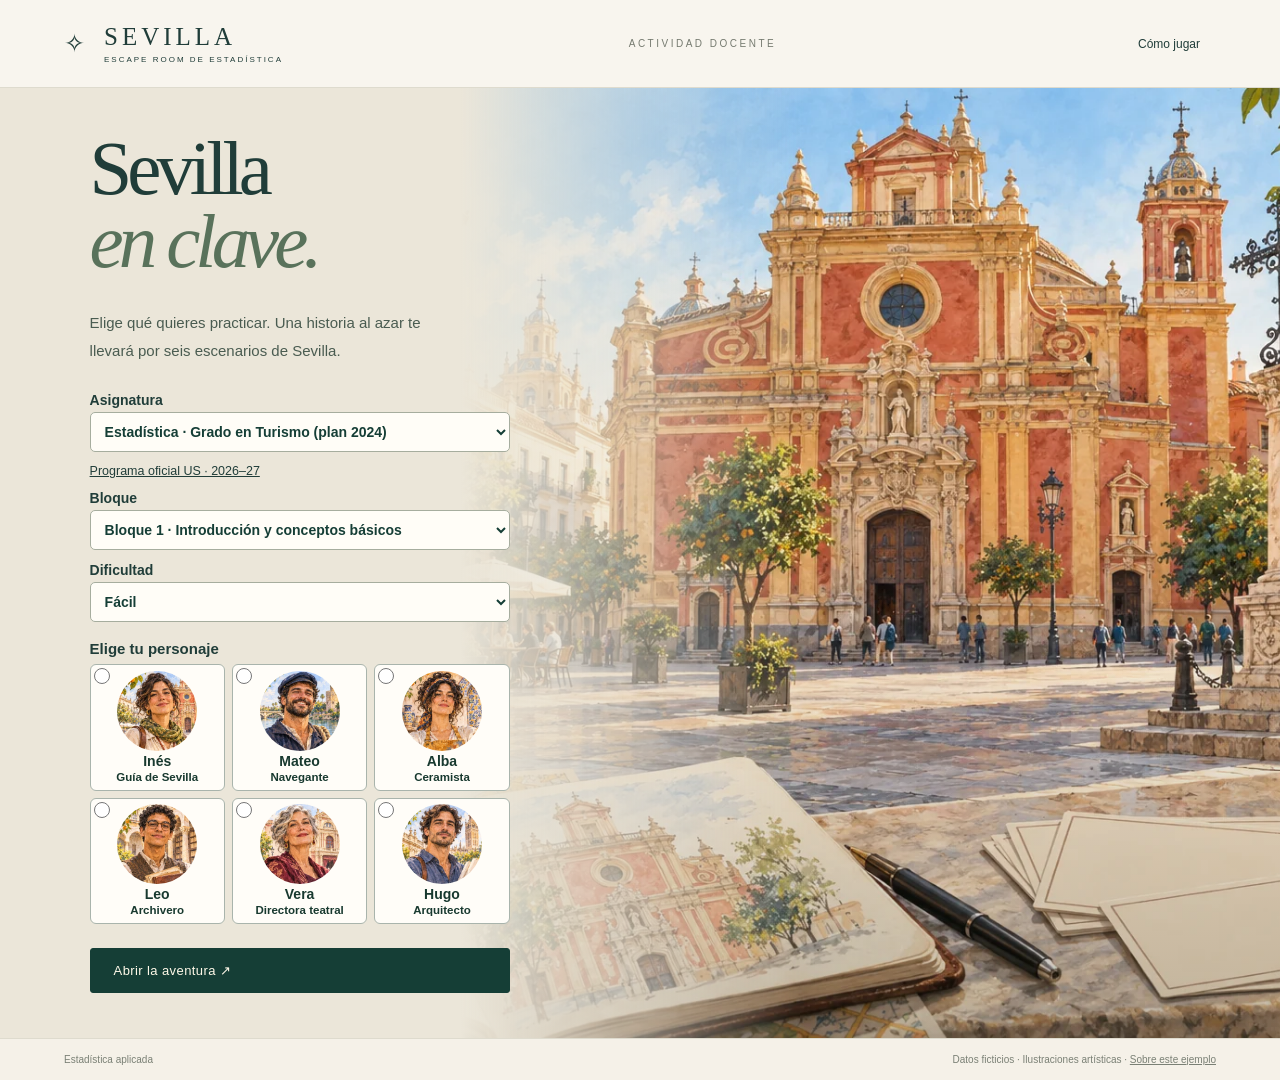
<file: index.html>
<!doctype html>
<html lang="es">
<head><style>.consentimiento-final{margin:2rem auto 0;padding:1.25rem;text-align:left;max-width:42rem;border-top:1px solid #aebbb5}.consentimiento-final h2{font:600 1.4rem/1.3 system-ui}.consentimiento-final button{font:inherit;padding:.55rem .85rem;margin:.3rem .5rem .3rem 0;cursor:pointer}.consentimiento-final summary{cursor:pointer}</style><script defer src="data/estudio.js"></script><script defer src="assets/estudio.js?v=4"></script>
  <meta charset="utf-8">
  <meta name="viewport" content="width=device-width,initial-scale=1">
  <meta name="description" content="Un escape room de estadística por Sevilla. Seis monumentos, dieciocho hallazgos y un cuaderno por recuperar. Ejemplo docente gratuito.">
  <meta name="theme-color" content="#153e36">
  <title>Escape room de estadística · Sevilla</title>
  <link rel="icon" href="data:image/svg+xml,%3Csvg xmlns='http://www.w3.org/2000/svg' viewBox='0 0 64 64'%3E%3Crect width='64' height='64' rx='14' fill='%23153e36'/%3E%3Ctext x='32' y='46' text-anchor='middle' fill='%23f5f1e8' font-family='Georgia' font-size='44'%3ES%3C/text%3E%3C/svg%3E">
  <link rel="stylesheet" href="assets/style.css?v=web2">
  <link rel="stylesheet" href="assets/web.css?v=web2">
  <script src="data/original.js?v=web2" defer></script>
  <script src="data/asignaturas.js?v=planes1" defer></script>
  <script src="data/historias.js?v=web2" defer></script>
  <script src="assets/personajes.js" defer></script><script src="assets/banco.js" defer></script>
  <script src="assets/codigo.js?v=6" defer></script>
  <script src="assets/app.js?v=web8" defer></script>
<link rel="stylesheet" href="assets/personajes.css"></head>
<body>
<a class="skip-link" href="#screen">Saltar al juego</a>
<div class="app-shell">
  <header class="topbar">
    <div class="brand"><span aria-hidden="true">✧</span><span>SEVILLA<small>ESCAPE ROOM DE ESTADÍSTICA</small></span></div>
    <span class="top-label">ACTIVIDAD DOCENTE</span>
    <button class="quiet-button" data-action="help">Cómo jugar</button>
  </header>
  <div class="demo-banner" hidden></div>
  <div id="screen" tabindex="-1"></div>
  <noscript><p>Activa JavaScript en el navegador para abrir la aventura.</p></noscript>
  <footer class="app-footer"><span>Estadística aplicada</span><span>Datos ficticios · Ilustraciones artísticas · <button data-action="about">Sobre este ejemplo</button></span></footer>
</div>
<dialog id="dialog" aria-labelledby="dialog-title"></dialog>
</body>
</html>
</file>
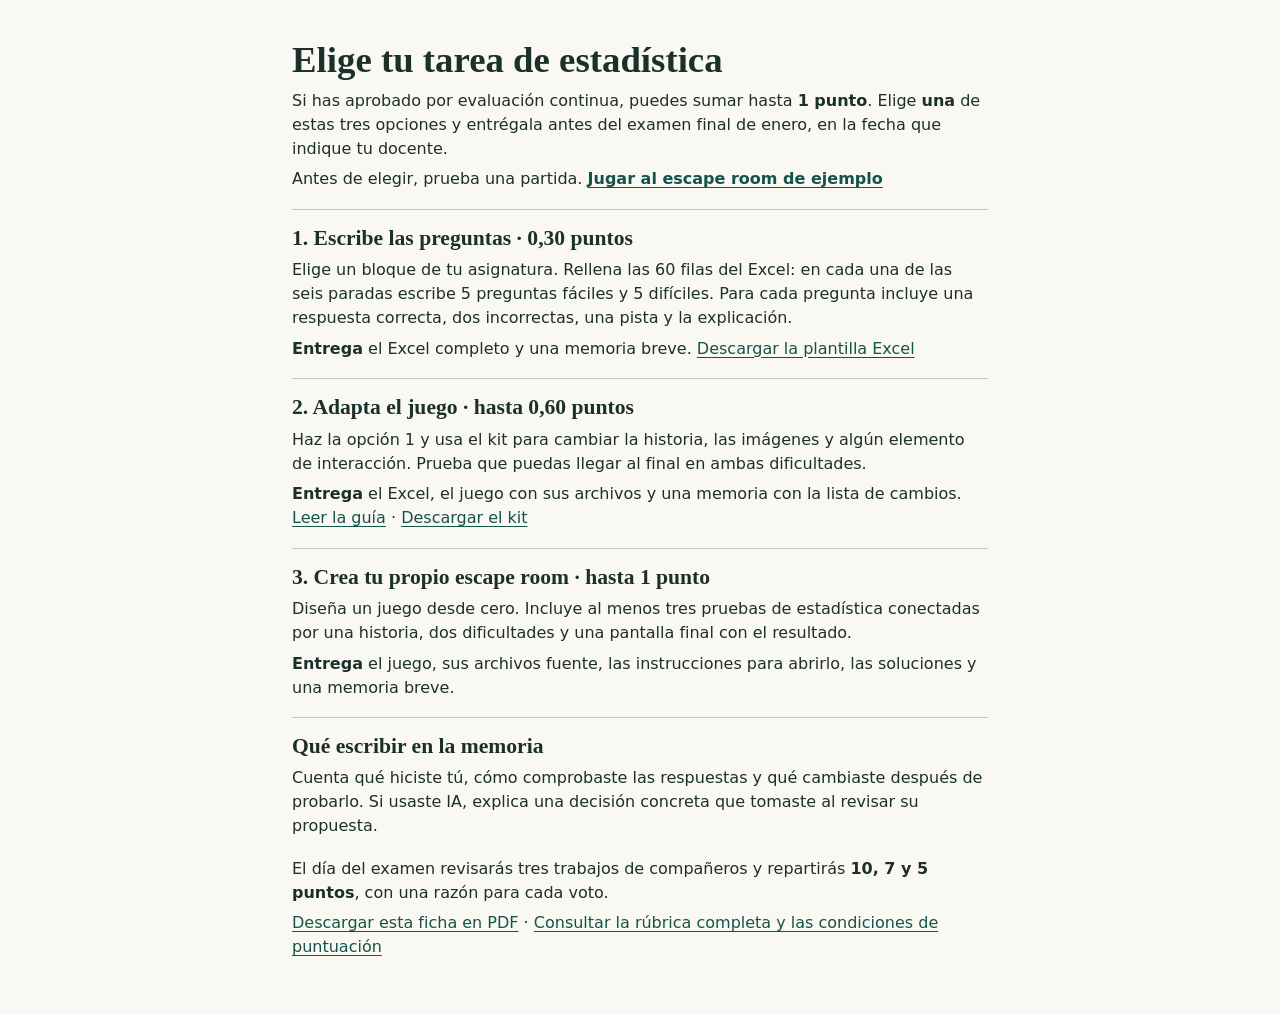
<file: alumnado/index.html>
<!doctype html>
<html lang="es"><head><meta charset="utf-8"><meta name="viewport" content="width=device-width,initial-scale=1">
<title>Elige tu tarea de estadística</title>
<style>
*{box-sizing:border-box}body{margin:0;background:#faf8f2;color:#1b302b;font:1rem/1.5 system-ui,sans-serif}main{max-width:46rem;margin:auto;padding:2rem 1.25rem 3rem}h1,h2{font-family:Georgia,serif;line-height:1.15}h1{font-size:2.3rem;margin:.2em 0}h2{font-size:1.35rem;margin:0 0 .35em}p{margin:.4em 0}section{border-top:1px solid #bdc8bd;margin-top:1.1rem;padding-top:1rem}a{color:#14534a;text-underline-offset:.18em}footer{margin-top:1.15rem}a:focus-visible{outline:3px solid #956322}@page{size:A4;margin:15mm}@media print{body{background:white;font-size:11pt}main{padding:0}section{break-inside:avoid}}
</style></head><body><main>
<h1>Elige tu tarea de estadística</h1>
<p>Si has aprobado por evaluación continua, puedes sumar hasta <strong>1 punto</strong>. Elige <strong>una</strong> de estas tres opciones y entrégala antes del examen final de enero, en la fecha que indique tu docente.</p>
<p>Antes de elegir, prueba una partida. <strong><a href="https://teoriadejuego.github.io/escaperoom/">Jugar al escape room de ejemplo</a></strong></p>
<section><h2>1. Escribe las preguntas · 0,30 puntos</h2>
<p>Elige un bloque de tu asignatura. Rellena las 60 filas del Excel: en cada una de las seis paradas escribe 5 preguntas fáciles y 5 difíciles. Para cada pregunta incluye una respuesta correcta, dos incorrectas, una pista y la explicación.</p>
<p><strong>Entrega</strong> el Excel completo y una memoria breve. <a href="banco/Plantilla.xlsx">Descargar la plantilla Excel</a></p></section>
<section><h2>2. Adapta el juego · hasta 0,60 puntos</h2>
<p>Haz la opción 1 y usa el kit para cambiar la historia, las imágenes y algún elemento de interacción. Prueba que puedas llegar al final en ambas dificultades.</p>
<p><strong>Entrega</strong> el Excel, el juego con sus archivos y una memoria con la lista de cambios. <a href="historia/Guia.docx">Leer la guía</a> · <a href="historia/Kit.zip">Descargar el kit</a></p></section>
<section><h2>3. Crea tu propio escape room · hasta 1 punto</h2>
<p>Diseña un juego desde cero. Incluye al menos tres pruebas de estadística conectadas por una historia, dos dificultades y una pantalla final con el resultado.</p>
<p><strong>Entrega</strong> el juego, sus archivos fuente, las instrucciones para abrirlo, las soluciones y una memoria breve.</p></section>
<section><h2>Qué escribir en la memoria</h2>
<p>Cuenta qué hiciste tú, cómo comprobaste las respuestas y qué cambiaste después de probarlo. Si usaste IA, explica una decisión concreta que tomaste al revisar su propuesta.</p></section>
<footer><p>El día del examen revisarás tres trabajos de compañeros y repartirás <strong>10, 7 y 5 puntos</strong>, con una razón para cada voto.</p>
<p><a href="ficha.pdf">Descargar esta ficha en PDF</a> · <a href="rubrica.html">Consultar la rúbrica completa y las condiciones de puntuación</a></p></footer>
</main></body></html>
</file>
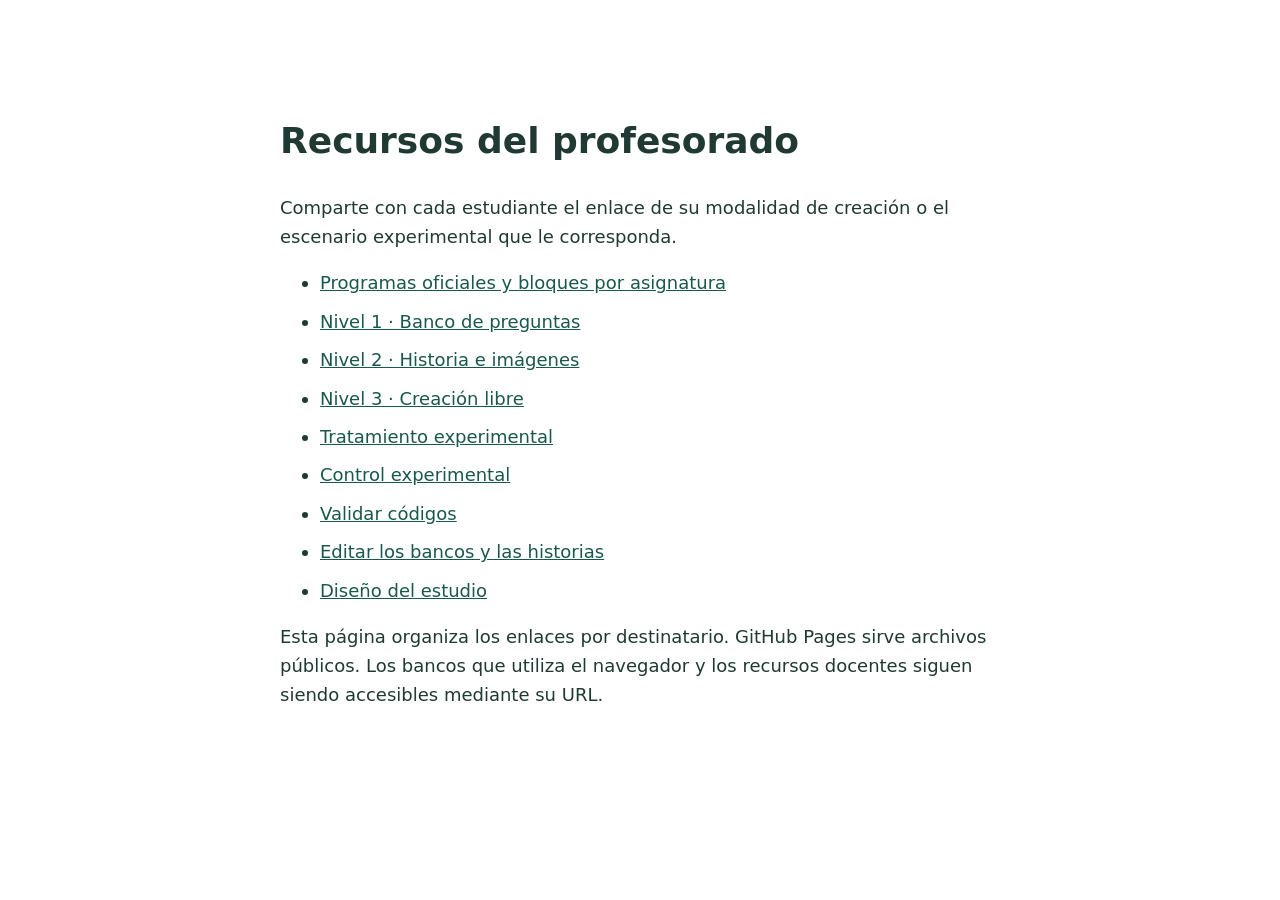
<file: profesorado/index.html>
<!doctype html><html lang="es"><meta charset="utf-8"><meta name="robots" content="noindex"><meta name="viewport" content="width=device-width,initial-scale=1"><title>Recursos del profesorado</title><style>body{max-width:45rem;margin:8vh auto;padding:1rem;font:18px/1.6 system-ui;color:#203a33}li{margin:.6rem 0}a{color:#19584c}</style><main><h1>Recursos del profesorado</h1><p>Comparte con cada estudiante el enlace de su modalidad de creación o el escenario experimental que le corresponda.</p><ul><li><a href="programas.html">Programas oficiales y bloques por asignatura</a></li><li><a href="../alumnado/banco/">Nivel 1 · Banco de preguntas</a></li><li><a href="../alumnado/historia/">Nivel 2 · Historia e imágenes</a></li><li><a href="../alumnado/libre/">Nivel 3 · Creación libre</a></li><li><a href="../index.html">Tratamiento experimental</a></li><li><a href="../control.html">Control experimental</a></li><li><a href="../validar.html">Validar códigos</a></li><li><a href="../editar.html">Editar los bancos y las historias</a></li><li><a href="../PROMPT_ESTUDIO_CONTROL.md">Diseño del estudio</a></li></ul><p>Esta página organiza los enlaces por destinatario. GitHub Pages sirve archivos públicos. Los bancos que utiliza el navegador y los recursos docentes siguen siendo accesibles mediante su URL.</p></main></html>
</file>
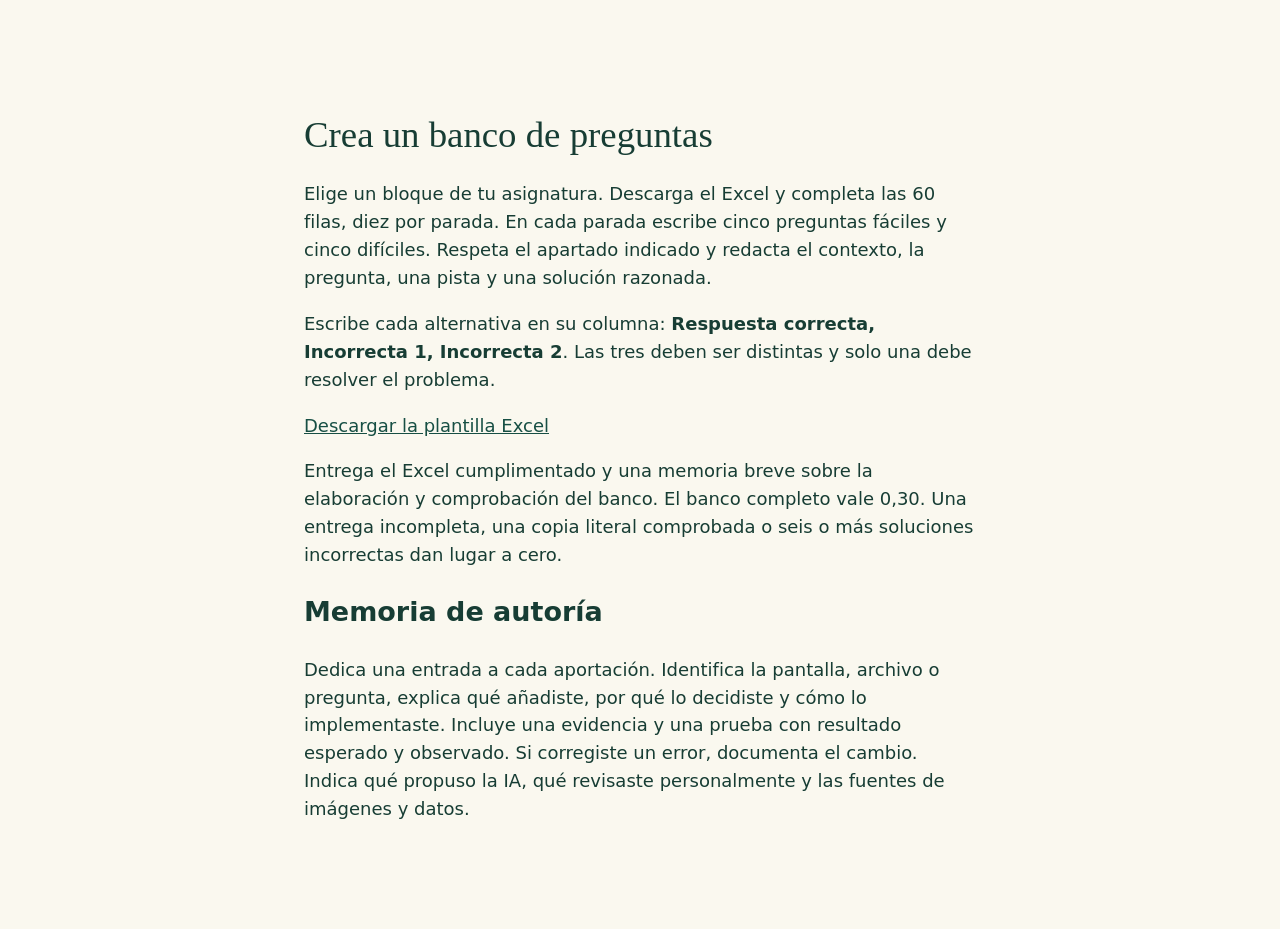
<file: alumnado/banco/index.html>
<!doctype html><html lang="es"><head><meta charset="utf-8"><meta name="viewport" content="width=device-width,initial-scale=1"><title>Crea un banco de preguntas</title><style>body{max-width:42rem;margin:8vh auto;padding:1rem;font:18px/1.55 system-ui;color:#173d34;background:#faf8ef}a{color:#174f44}h1{font:2.3rem Georgia}li{margin:.7rem 0}</style></head><body><main><h1>Crea un banco de preguntas</h1><p>Elige un bloque de tu asignatura. Descarga el Excel y completa las 60 filas, diez por parada. En cada parada escribe cinco preguntas fáciles y cinco difíciles. Respeta el apartado indicado y redacta el contexto, la pregunta, una pista y una solución razonada.</p><p>Escribe cada alternativa en su columna: <strong>Respuesta correcta, Incorrecta 1, Incorrecta 2</strong>. Las tres deben ser distintas y solo una debe resolver el problema.</p><p><a href="Plantilla.xlsx" download>Descargar la plantilla Excel</a></p><p>Entrega el Excel cumplimentado y una memoria breve sobre la elaboración y comprobación del banco. El banco completo vale 0,30. Una entrega incompleta, una copia literal comprobada o seis o más soluciones incorrectas dan lugar a cero.</p><h2>Memoria de autoría</h2><p>Dedica una entrada a cada aportación. Identifica la pantalla, archivo o pregunta, explica qué añadiste, por qué lo decidiste y cómo lo implementaste. Incluye una evidencia y una prueba con resultado esperado y observado. Si corregiste un error, documenta el cambio. Indica qué propuso la IA, qué revisaste personalmente y las fuentes de imágenes y datos.</p></main></body></html>
</file>
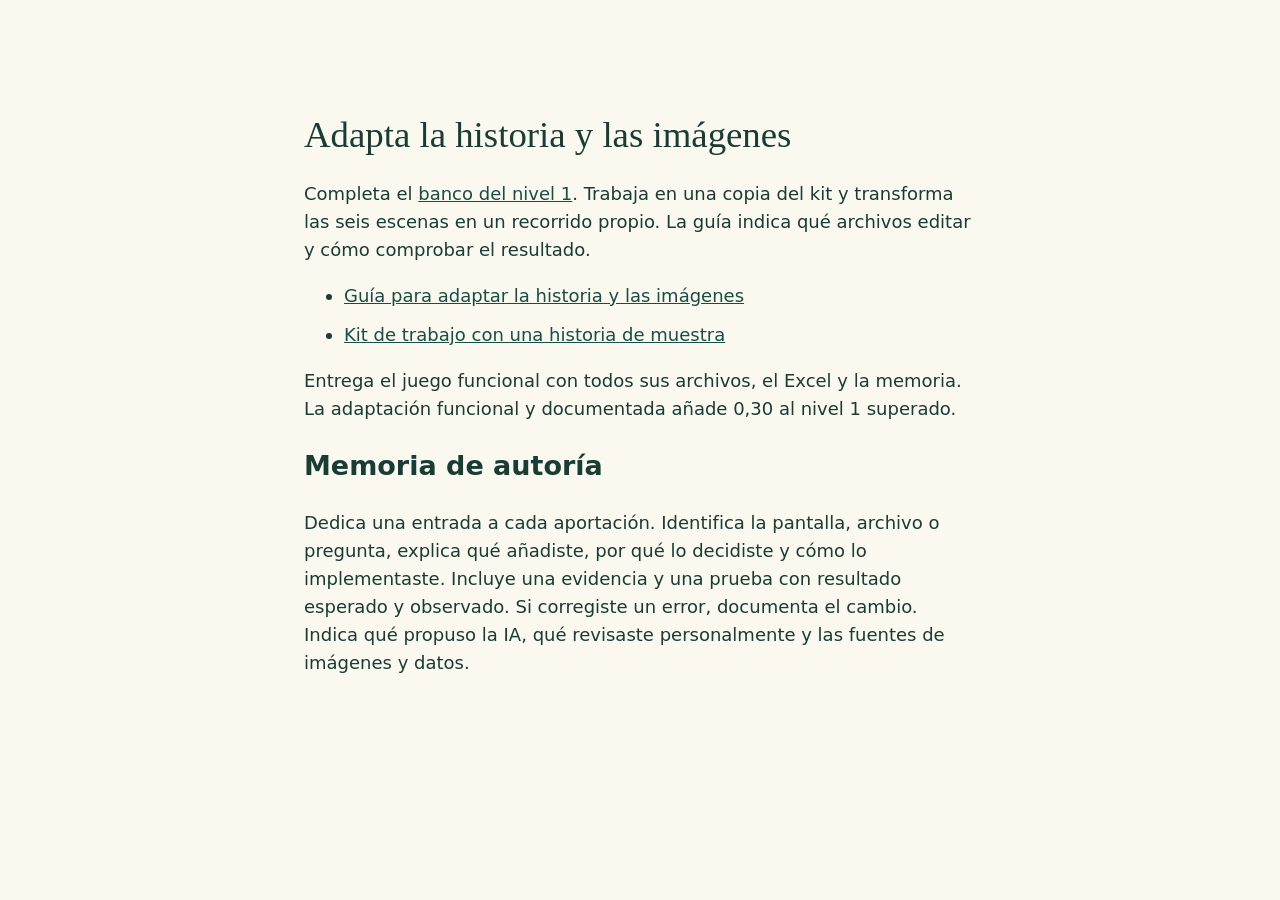
<file: alumnado/historia/index.html>
<!doctype html><html lang="es"><head><meta charset="utf-8"><meta name="viewport" content="width=device-width,initial-scale=1"><title>Adapta la historia y las imágenes</title><style>body{max-width:42rem;margin:8vh auto;padding:1rem;font:18px/1.55 system-ui;color:#173d34;background:#faf8ef}a{color:#174f44}h1{font:2.3rem Georgia}li{margin:.7rem 0}</style></head><body><main><h1>Adapta la historia y las imágenes</h1><p>Completa el <a href="../banco/">banco del nivel 1</a>. Trabaja en una copia del kit y transforma las seis escenas en un recorrido propio. La guía indica qué archivos editar y cómo comprobar el resultado.</p><ul><li><a href="Guia.docx" download>Guía para adaptar la historia y las imágenes</a></li><li><a href="Kit.zip" download>Kit de trabajo con una historia de muestra</a></li></ul><p>Entrega el juego funcional con todos sus archivos, el Excel y la memoria. La adaptación funcional y documentada añade 0,30 al nivel 1 superado.</p><h2>Memoria de autoría</h2><p>Dedica una entrada a cada aportación. Identifica la pantalla, archivo o pregunta, explica qué añadiste, por qué lo decidiste y cómo lo implementaste. Incluye una evidencia y una prueba con resultado esperado y observado. Si corregiste un error, documenta el cambio. Indica qué propuso la IA, qué revisaste personalmente y las fuentes de imágenes y datos.</p></main></body></html>
</file>
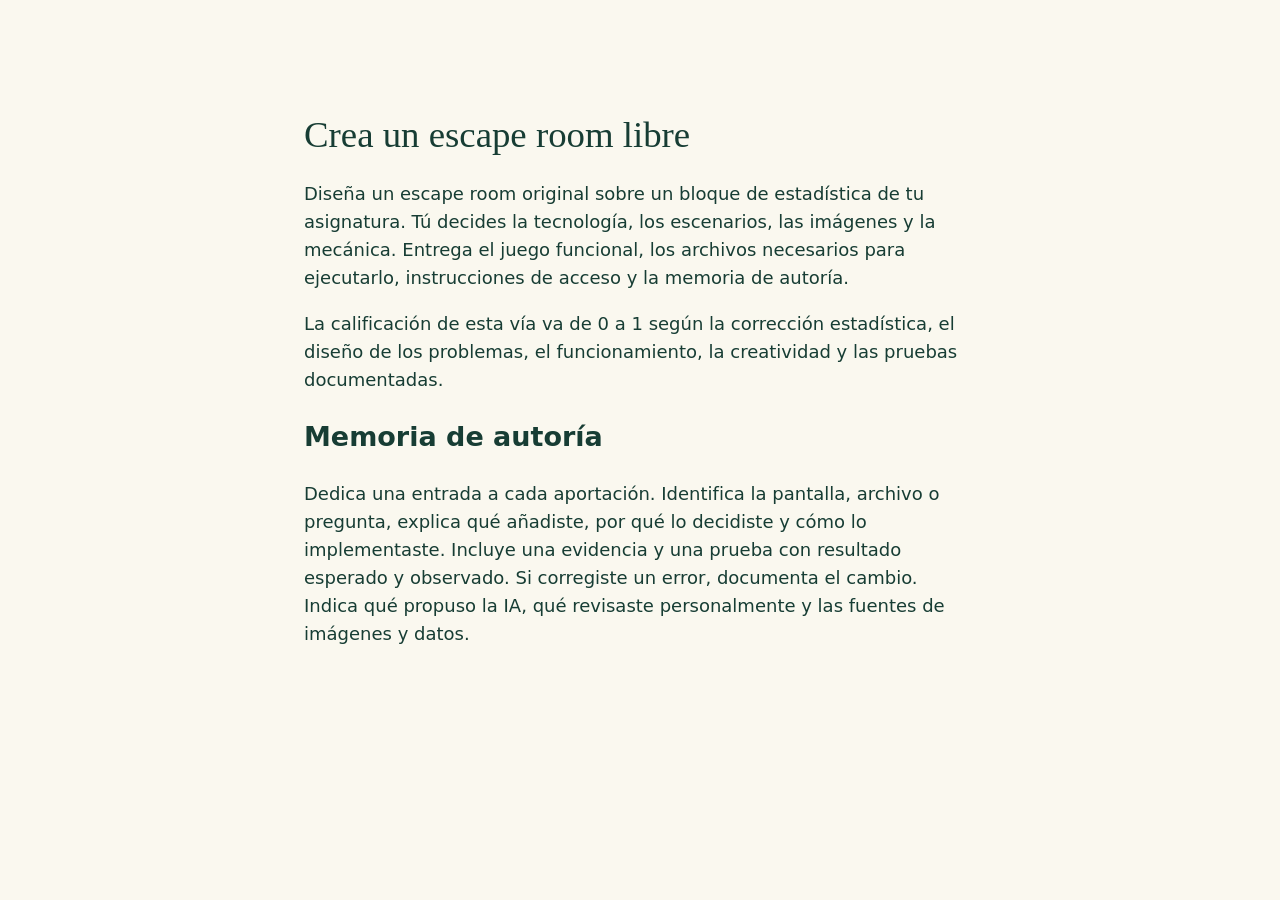
<file: alumnado/libre/index.html>
<!doctype html><html lang="es"><head><meta charset="utf-8"><meta name="viewport" content="width=device-width,initial-scale=1"><title>Crea un escape room libre</title><style>body{max-width:42rem;margin:8vh auto;padding:1rem;font:18px/1.55 system-ui;color:#173d34;background:#faf8ef}a{color:#174f44}h1{font:2.3rem Georgia}li{margin:.7rem 0}</style></head><body><main><h1>Crea un escape room libre</h1><p>Diseña un escape room original sobre un bloque de estadística de tu asignatura. Tú decides la tecnología, los escenarios, las imágenes y la mecánica. Entrega el juego funcional, los archivos necesarios para ejecutarlo, instrucciones de acceso y la memoria de autoría.</p><p>La calificación de esta vía va de 0 a 1 según la corrección estadística, el diseño de los problemas, el funcionamiento, la creatividad y las pruebas documentadas.</p><h2>Memoria de autoría</h2><p>Dedica una entrada a cada aportación. Identifica la pantalla, archivo o pregunta, explica qué añadiste, por qué lo decidiste y cómo lo implementaste. Incluye una evidencia y una prueba con resultado esperado y observado. Si corregiste un error, documenta el cambio. Indica qué propuso la IA, qué revisaste personalmente y las fuentes de imágenes y datos.</p></main></body></html>
</file>
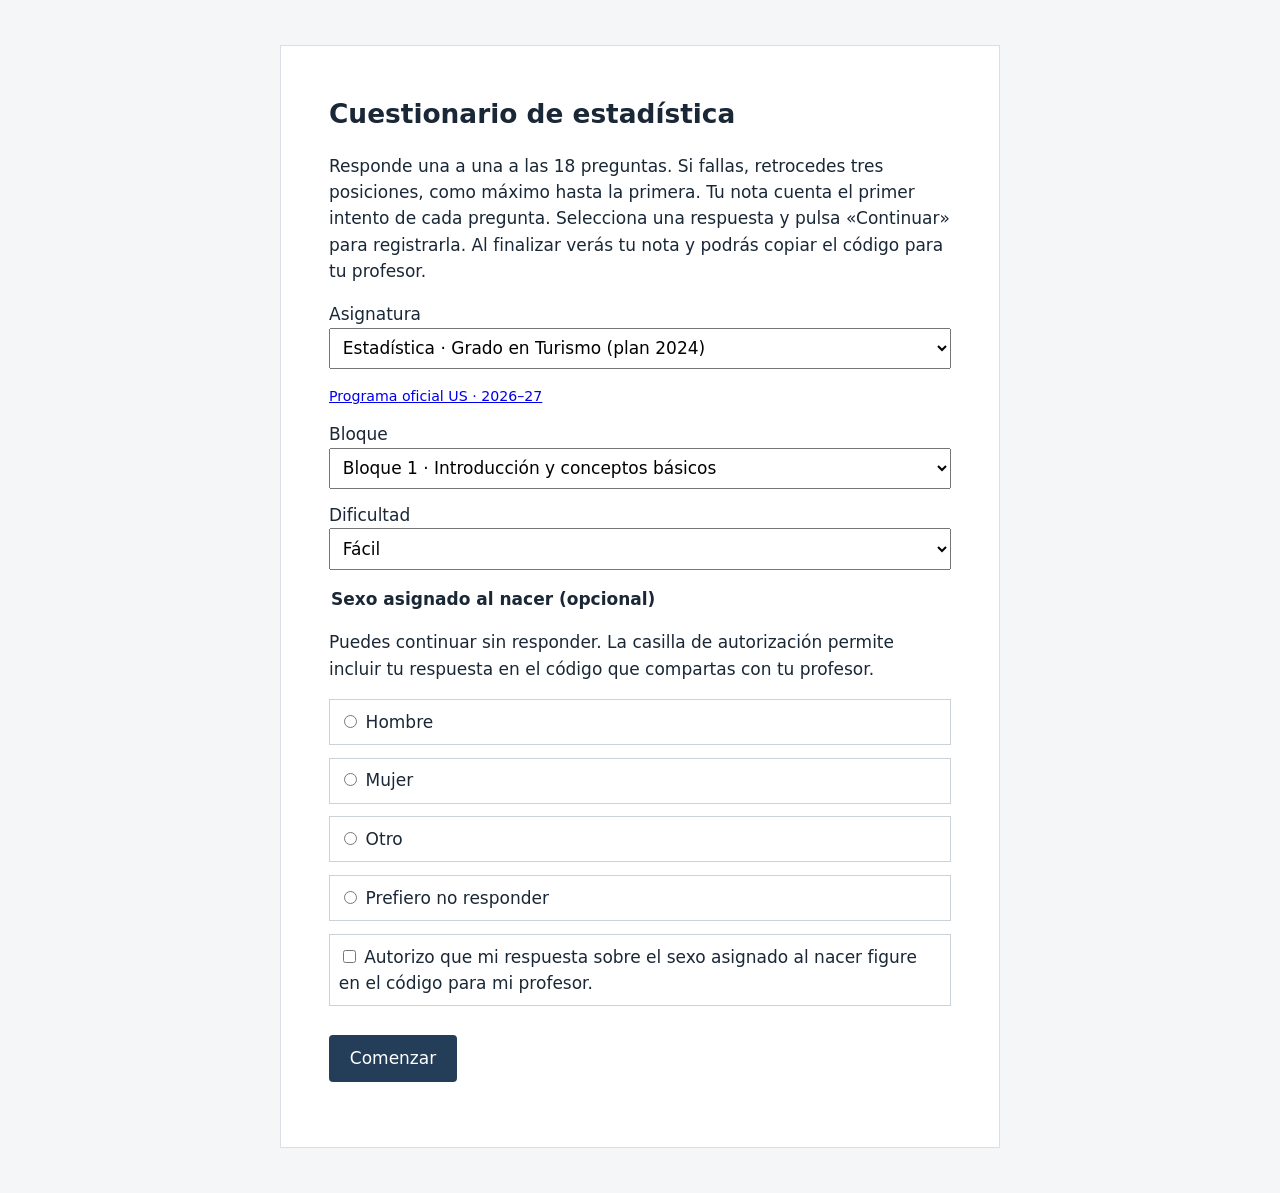
<file: control.html>
<!doctype html>
<html lang="es"><head><style>.consentimiento-final{margin:2rem auto 0;padding:1.25rem;text-align:left;max-width:42rem;border-top:1px solid #aebbb5}.consentimiento-final h2{font:600 1.4rem/1.3 system-ui}.consentimiento-final button{font:inherit;padding:.55rem .85rem;margin:.3rem .5rem .3rem 0;cursor:pointer}.consentimiento-final summary{cursor:pointer}</style><script defer src="data/estudio.js"></script><script defer src="assets/estudio.js?v=4"></script><meta charset="utf-8"><meta name="viewport" content="width=device-width,initial-scale=1"><title>Cuestionario de estadística</title>
<style>*{box-sizing:border-box}body{margin:0;background:#f5f6f8;color:#192736;font:17px/1.55 system-ui}main{max-width:45rem;margin:5vh auto;background:white;padding:clamp(1rem,5vw,3rem);border:1px solid #d9dfe4}h1{font-size:1.65rem;margin-top:0}h2{font-size:1.25rem}label{display:block;margin:.8rem 0}select,input[readonly]{display:block;width:100%;min-width:0;font:inherit;padding:.55rem}button{background:#243e59;color:white;font:inherit;padding:.65rem 1.3rem;border:0;border-radius:4px;cursor:pointer}button:disabled{opacity:.5}fieldset{border:0;padding:0;margin:1rem 0}legend{font-weight:600}fieldset label{border:1px solid #cbd2d8;padding:.55rem}small{color:#506070}progress{width:100%;height:.6rem}input[type=radio]{margin-right:.55rem}</style>
<script defer src="data/asignaturas.js?v=planes1"></script><script defer src="assets/banco.js"></script><script defer src="assets/codigo.js?v=6"></script><script defer src="assets/control.js?v=9"></script></head>
<body class="control"><main><h1>Cuestionario de estadística</h1><form id="setup"><p>Responde una a una a las 18 preguntas. Si fallas, retrocedes tres posiciones, como máximo hasta la primera. Tu nota cuenta el primer intento de cada pregunta. Selecciona una respuesta y pulsa «Continuar» para registrarla. Al finalizar verás tu nota y podrás copiar el código para tu profesor.</p><label>Asignatura<select id="asignatura"></select></label><small id="origen"></small><label>Bloque<select id="bloque"></select></label><label>Dificultad<select id="dificultad"><option value="facil">Fácil</option><option value="dificil">Difícil</option></select></label><fieldset><legend>Sexo asignado al nacer (opcional)</legend><p>Puedes continuar sin responder. La casilla de autorización permite incluir tu respuesta en el código que compartas con tu profesor.</p><label><input type="radio" name="sexo" value="H">Hombre</label><label><input type="radio" name="sexo" value="M">Mujer</label><label><input type="radio" name="sexo" value="O">Otro</label><label><input type="radio" name="sexo" value="">Prefiero no responder</label><label><input type="checkbox" id="autorizar"> Autorizo que mi respuesta sobre el sexo asignado al nacer figure en el código para mi profesor.</label></fieldset><button id="iniciar" disabled>Comenzar</button><button type="button" id="retry" hidden>Reintentar la carga</button><p role="status" id="estado"></p></form><section id="sesion" hidden><small id="datos"></small><div id="contenido"></div></section></main></body></html>
</file>
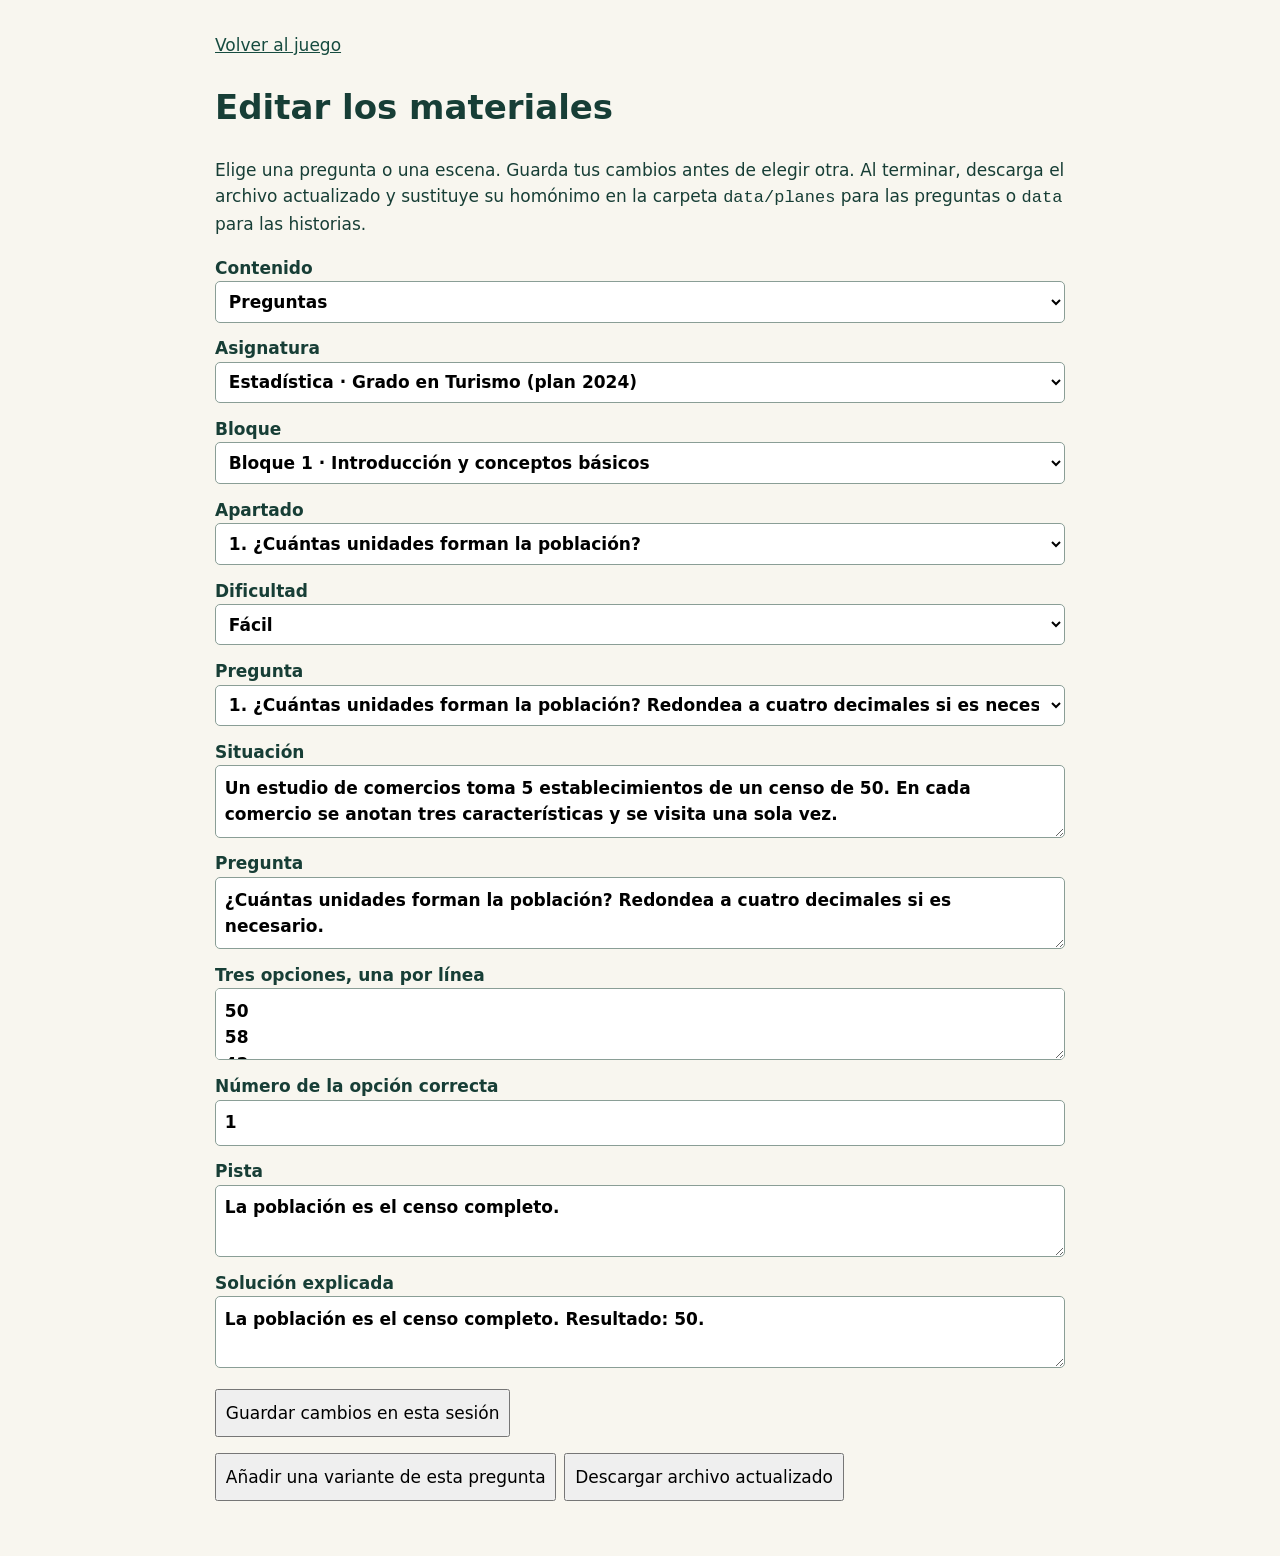
<file: editar.html>
<!doctype html>
<html lang="es"><meta charset="utf-8"><meta name="viewport" content="width=device-width,initial-scale=1"><title>Editar los materiales del escape room</title>
<style>body{font:17px/1.55 system-ui;color:#173e36;background:#f8f6ef;max-width:850px;margin:auto;padding:2rem}label{display:block;font-weight:600;margin:.8rem 0}select,input,textarea,button{font:inherit;box-sizing:border-box;padding:.55rem}select,input,textarea{display:block;width:100%;border:1px solid #8a9e96;border-radius:5px;background:white}textarea{min-height:4rem}button{cursor:pointer;margin:.5rem .5rem .5rem 0}a{color:#174c40}</style>
<a href="index.html">Volver al juego</a><h1>Editar los materiales</h1><p>Elige una pregunta o una escena. Guarda tus cambios antes de elegir otra. Al terminar, descarga el archivo actualizado y sustituye su homónimo en la carpeta <code>data/planes</code> para las preguntas o <code>data</code> para las historias.</p>
<label>Contenido<select id="tipo"><option value="b">Preguntas</option><option value="o">Historia original</option><option value="h">Historias adicionales</option></select></label><div id="menus"></div><form id="campos"></form><button id="duplicar">Añadir una variante de esta pregunta</button><button id="descarga">Descargar archivo actualizado</button><p id="estado" role="status"></p>
<script src="data/asignaturas.js?v=planes1"></script>
<script src="assets/banco.js"></script>
  <script src="data/economia.js"></script>
  <script src="data/finanzas.js"></script><script src="data/original.js"></script><script src="data/historias.js"></script><script src="assets/editor.js?v=planes1"></script></html>
</file>
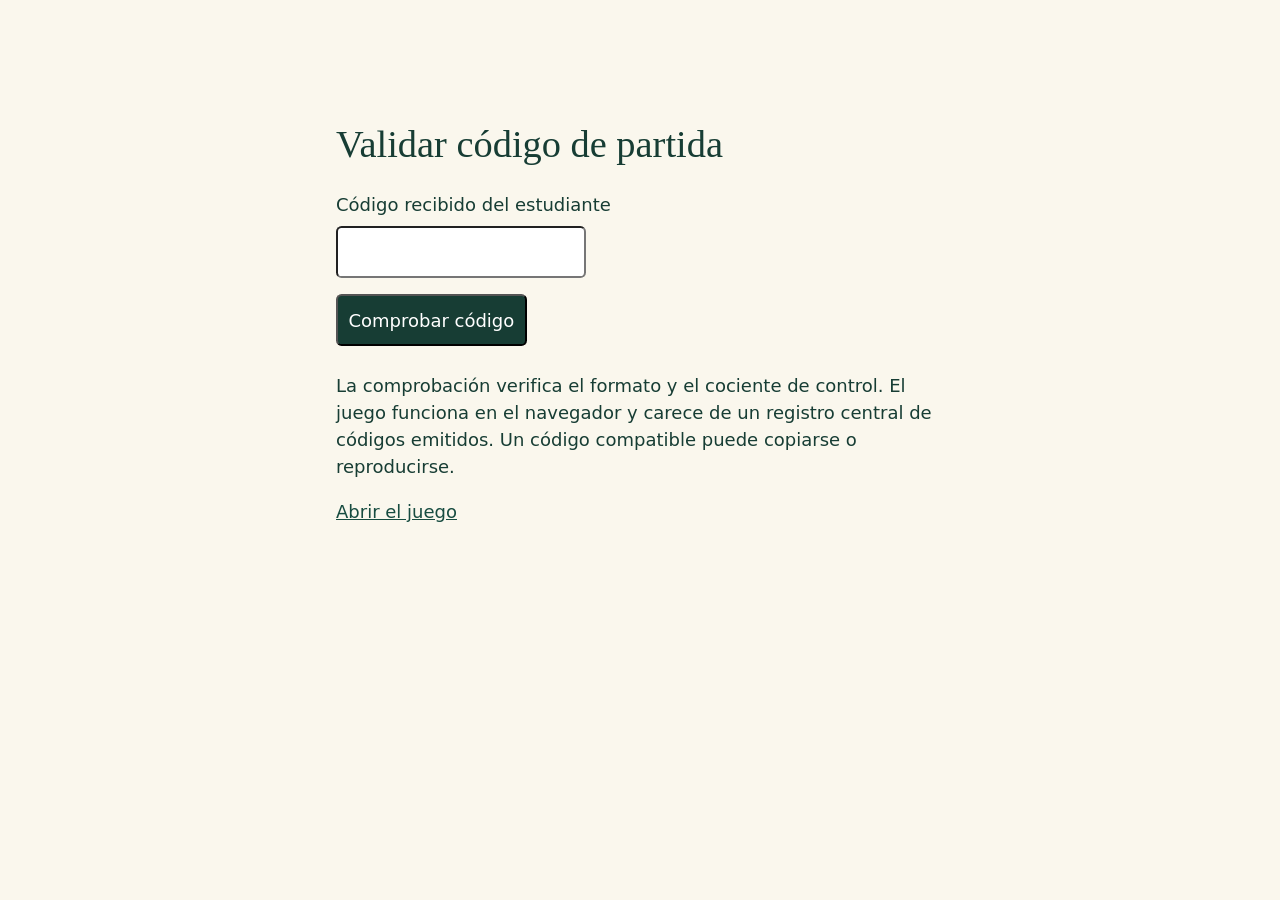
<file: validar.html>
<!doctype html>
<html lang="es"><head><meta charset="utf-8"><meta name="viewport" content="width=device-width,initial-scale=1"><title>Validar código de partida</title>
<style>body{margin:8vh auto;max-width:38rem;padding:1.5rem;background:#faf7ed;color:#173d34;font:18px/1.5 system-ui}h1{font:2.4rem Georgia}label,input{display:block}input,button{font:inherit;padding:.65rem;margin:.5rem 0;border-radius:.35rem}input{max-width:90%}button{background:#173d34;color:white}output{display:block;font-weight:bold}a{color:#174c40}</style>
<script src="assets/personajes.js"></script><script src="assets/codigo.js?v=6"></script></head><body><main><h1>Validar código de partida</h1><form><label for="codigo">Código recibido del estudiante</label><input id="codigo" required autocomplete="off" autocapitalize="characters" spellcheck="false"><button>Comprobar código</button></form><output id="resultado" role="status"></output><p>La comprobación verifica el formato y el cociente de control. El juego funciona en el navegador y carece de un registro central de códigos emitidos. Un código compatible puede copiarse o reproducirse.</p><a href="index.html">Abrir el juego</a></main>
<script>document.querySelector('form').onsubmit = event => {
  event.preventDefault();
  const dato = CodigosDePartida.leer(document.querySelector('#codigo').value);
  document.querySelector('#resultado').textContent = dato
    ? 'Cumple las reglas. ' + dato.grupo + '.' + (dato.personaje ? ' Personaje: ' + Personajes.buscar(dato.personaje).nombre : '') + (dato.sexo ? ' Sexo asignado al nacer: ' + dato.sexo : '') + ' Dificultad ' + dato.dificultad.toLowerCase() + '. Tiempo: ' + dato.minutos + (dato.minutos === 99 ? ' minutos o más.' : ' min completos.') + (dato.reintentos === null ? ' Reintentos y ayudas sin registrar.' : ' Reintentos: ' + dato.reintentos + '. Ayudas: ' + dato.ayudas + '.')
    : 'Código incorrecto. Comprueba que se ha copiado completo, incluido el signo @.';
};
document.querySelector('#codigo').oninput = () => document.querySelector('#resultado').textContent = '';
</script></body></html>
</file>
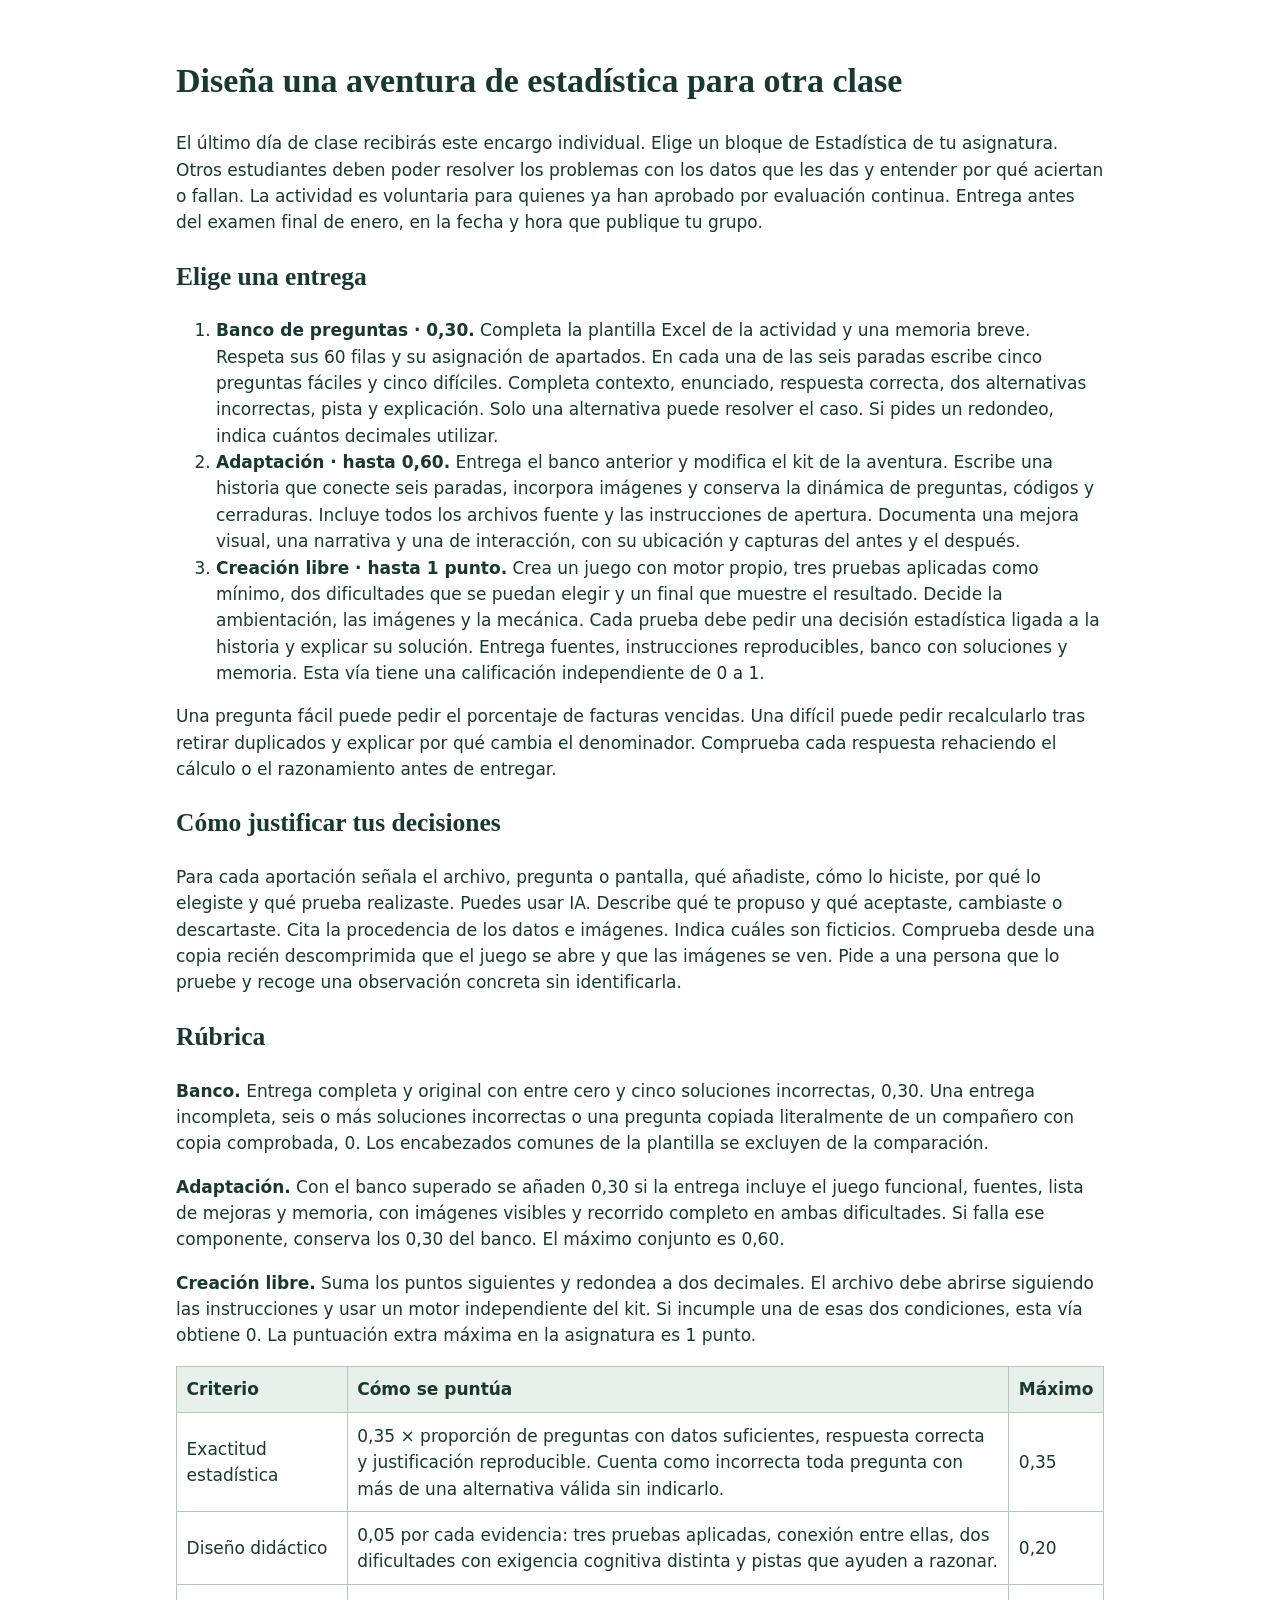
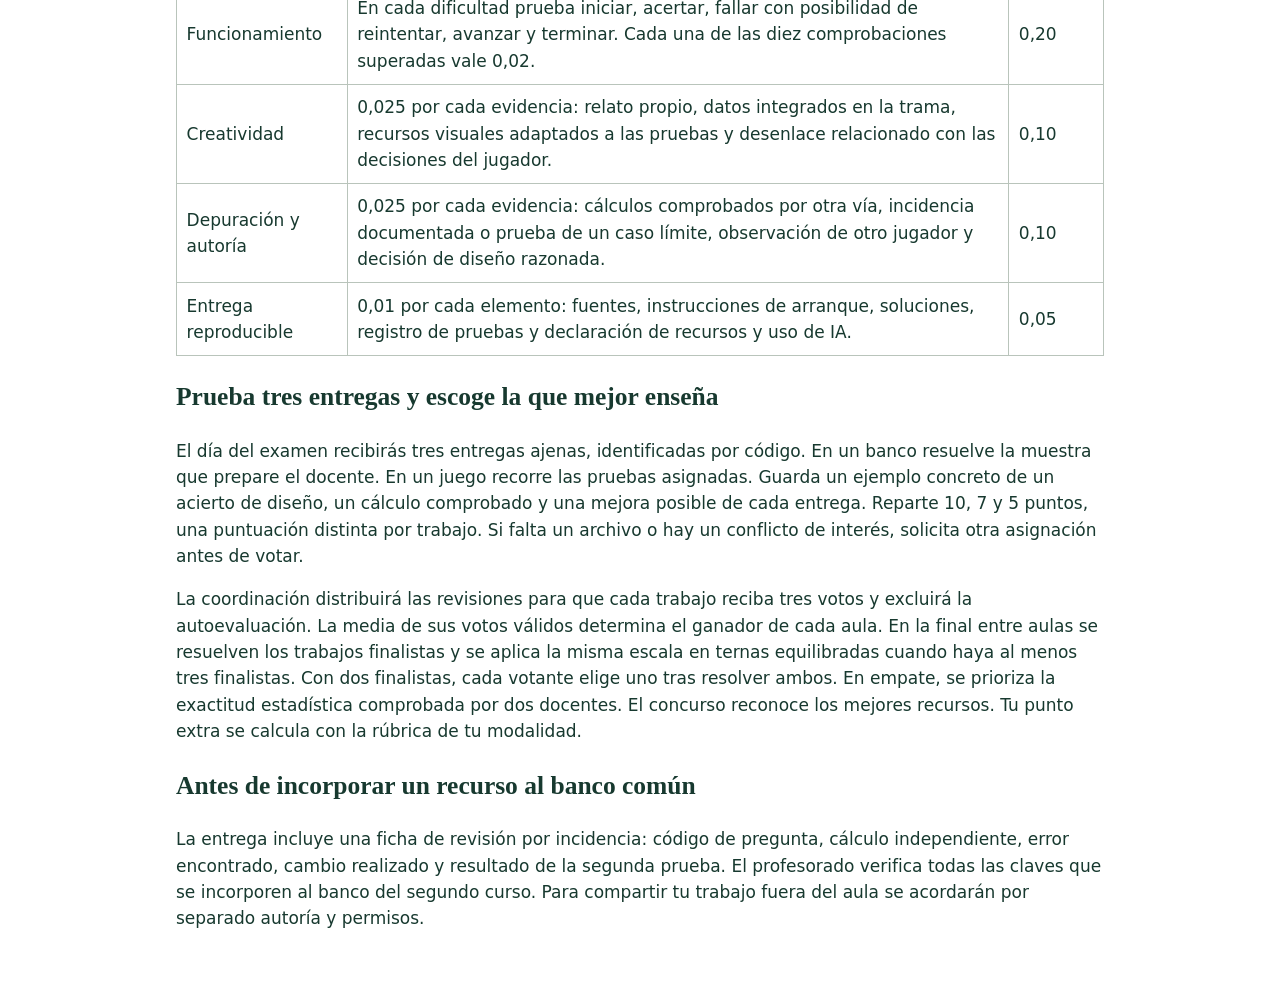
<file: alumnado/rubrica.html>
<!doctype html><html lang="es"><head><meta charset="utf-8"><meta name="viewport" content="width=device-width,initial-scale=1"><title>Encargo y rúbrica del primer curso</title><style>body{font:17px/1.55 system-ui;max-width:58rem;margin:auto;padding:2rem;color:#17392f}h1,h2{font-family:Georgia,serif}table{border-collapse:collapse;width:100%}td,th{border:1px solid #b9c4bb;text-align:left;padding:.6rem}th{background:#e8f0ec}@media print{body{font-size:11pt}h2,tr{break-inside:avoid}}</style></head><body><main>
<h1>Diseña una aventura de estadística para otra clase</h1>
<p>El último día de clase recibirás este encargo individual. Elige un bloque de Estadística de tu asignatura. Otros estudiantes deben poder resolver los problemas con los datos que les das y entender por qué aciertan o fallan. La actividad es voluntaria para quienes ya han aprobado por evaluación continua. Entrega antes del examen final de enero, en la fecha y hora que publique tu grupo.</p>
<h2>Elige una entrega</h2>
<ol><li><strong>Banco de preguntas · 0,30.</strong> Completa la plantilla Excel de la actividad y una memoria breve. Respeta sus 60 filas y su asignación de apartados. En cada una de las seis paradas escribe cinco preguntas fáciles y cinco difíciles. Completa contexto, enunciado, respuesta correcta, dos alternativas incorrectas, pista y explicación. Solo una alternativa puede resolver el caso. Si pides un redondeo, indica cuántos decimales utilizar.</li>
<li><strong>Adaptación · hasta 0,60.</strong> Entrega el banco anterior y modifica el kit de la aventura. Escribe una historia que conecte seis paradas, incorpora imágenes y conserva la dinámica de preguntas, códigos y cerraduras. Incluye todos los archivos fuente y las instrucciones de apertura. Documenta una mejora visual, una narrativa y una de interacción, con su ubicación y capturas del antes y el después.</li>
<li><strong>Creación libre · hasta 1 punto.</strong> Crea un juego con motor propio, tres pruebas aplicadas como mínimo, dos dificultades que se puedan elegir y un final que muestre el resultado. Decide la ambientación, las imágenes y la mecánica. Cada prueba debe pedir una decisión estadística ligada a la historia y explicar su solución. Entrega fuentes, instrucciones reproducibles, banco con soluciones y memoria. Esta vía tiene una calificación independiente de 0 a 1.</li></ol>
<p>Una pregunta fácil puede pedir el porcentaje de facturas vencidas. Una difícil puede pedir recalcularlo tras retirar duplicados y explicar por qué cambia el denominador. Comprueba cada respuesta rehaciendo el cálculo o el razonamiento antes de entregar.</p>
<h2>Cómo justificar tus decisiones</h2>
<p>Para cada aportación señala el archivo, pregunta o pantalla, qué añadiste, cómo lo hiciste, por qué lo elegiste y qué prueba realizaste. Puedes usar IA. Describe qué te propuso y qué aceptaste, cambiaste o descartaste. Cita la procedencia de los datos e imágenes. Indica cuáles son ficticios. Comprueba desde una copia recién descomprimida que el juego se abre y que las imágenes se ven. Pide a una persona que lo pruebe y recoge una observación concreta sin identificarla.</p>
<h2>Rúbrica</h2>
<p><strong>Banco.</strong> Entrega completa y original con entre cero y cinco soluciones incorrectas, 0,30. Una entrega incompleta, seis o más soluciones incorrectas o una pregunta copiada literalmente de un compañero con copia comprobada, 0. Los encabezados comunes de la plantilla se excluyen de la comparación.</p>
<p><strong>Adaptación.</strong> Con el banco superado se añaden 0,30 si la entrega incluye el juego funcional, fuentes, lista de mejoras y memoria, con imágenes visibles y recorrido completo en ambas dificultades. Si falla ese componente, conserva los 0,30 del banco. El máximo conjunto es 0,60.</p>
<p><strong>Creación libre.</strong> Suma los puntos siguientes y redondea a dos decimales. El archivo debe abrirse siguiendo las instrucciones y usar un motor independiente del kit. Si incumple una de esas dos condiciones, esta vía obtiene 0. La puntuación extra máxima en la asignatura es 1 punto.</p>
<table><thead><tr><th>Criterio</th><th>Cómo se puntúa</th><th>Máximo</th></tr></thead><tbody>
<tr><td>Exactitud estadística</td><td>0,35 × proporción de preguntas con datos suficientes, respuesta correcta y justificación reproducible. Cuenta como incorrecta toda pregunta con más de una alternativa válida sin indicarlo.</td><td>0,35</td></tr>
<tr><td>Diseño didáctico</td><td>0,05 por cada evidencia: tres pruebas aplicadas, conexión entre ellas, dos dificultades con exigencia cognitiva distinta y pistas que ayuden a razonar.</td><td>0,20</td></tr>
<tr><td>Funcionamiento</td><td>En cada dificultad prueba iniciar, acertar, fallar con posibilidad de reintentar, avanzar y terminar. Cada una de las diez comprobaciones superadas vale 0,02.</td><td>0,20</td></tr>
<tr><td>Creatividad</td><td>0,025 por cada evidencia: relato propio, datos integrados en la trama, recursos visuales adaptados a las pruebas y desenlace relacionado con las decisiones del jugador.</td><td>0,10</td></tr>
<tr><td>Depuración y autoría</td><td>0,025 por cada evidencia: cálculos comprobados por otra vía, incidencia documentada o prueba de un caso límite, observación de otro jugador y decisión de diseño razonada.</td><td>0,10</td></tr>
<tr><td>Entrega reproducible</td><td>0,01 por cada elemento: fuentes, instrucciones de arranque, soluciones, registro de pruebas y declaración de recursos y uso de IA.</td><td>0,05</td></tr></tbody></table>
<h2>Prueba tres entregas y escoge la que mejor enseña</h2>
<p>El día del examen recibirás tres entregas ajenas, identificadas por código. En un banco resuelve la muestra que prepare el docente. En un juego recorre las pruebas asignadas. Guarda un ejemplo concreto de un acierto de diseño, un cálculo comprobado y una mejora posible de cada entrega. Reparte 10, 7 y 5 puntos, una puntuación distinta por trabajo. Si falta un archivo o hay un conflicto de interés, solicita otra asignación antes de votar.</p>
<p>La coordinación distribuirá las revisiones para que cada trabajo reciba tres votos y excluirá la autoevaluación. La media de sus votos válidos determina el ganador de cada aula. En la final entre aulas se resuelven los trabajos finalistas y se aplica la misma escala en ternas equilibradas cuando haya al menos tres finalistas. Con dos finalistas, cada votante elige uno tras resolver ambos. En empate, se prioriza la exactitud estadística comprobada por dos docentes. El concurso reconoce los mejores recursos. Tu punto extra se calcula con la rúbrica de tu modalidad.</p>
<h2>Antes de incorporar un recurso al banco común</h2>
<p>La entrega incluye una ficha de revisión por incidencia: código de pregunta, cálculo independiente, error encontrado, cambio realizado y resultado de la segunda prueba. El profesorado verifica todas las claves que se incorporen al banco del segundo curso. Para compartir tu trabajo fuera del aula se acordarán por separado autoría y permisos.</p>
</main></body></html>
</file>
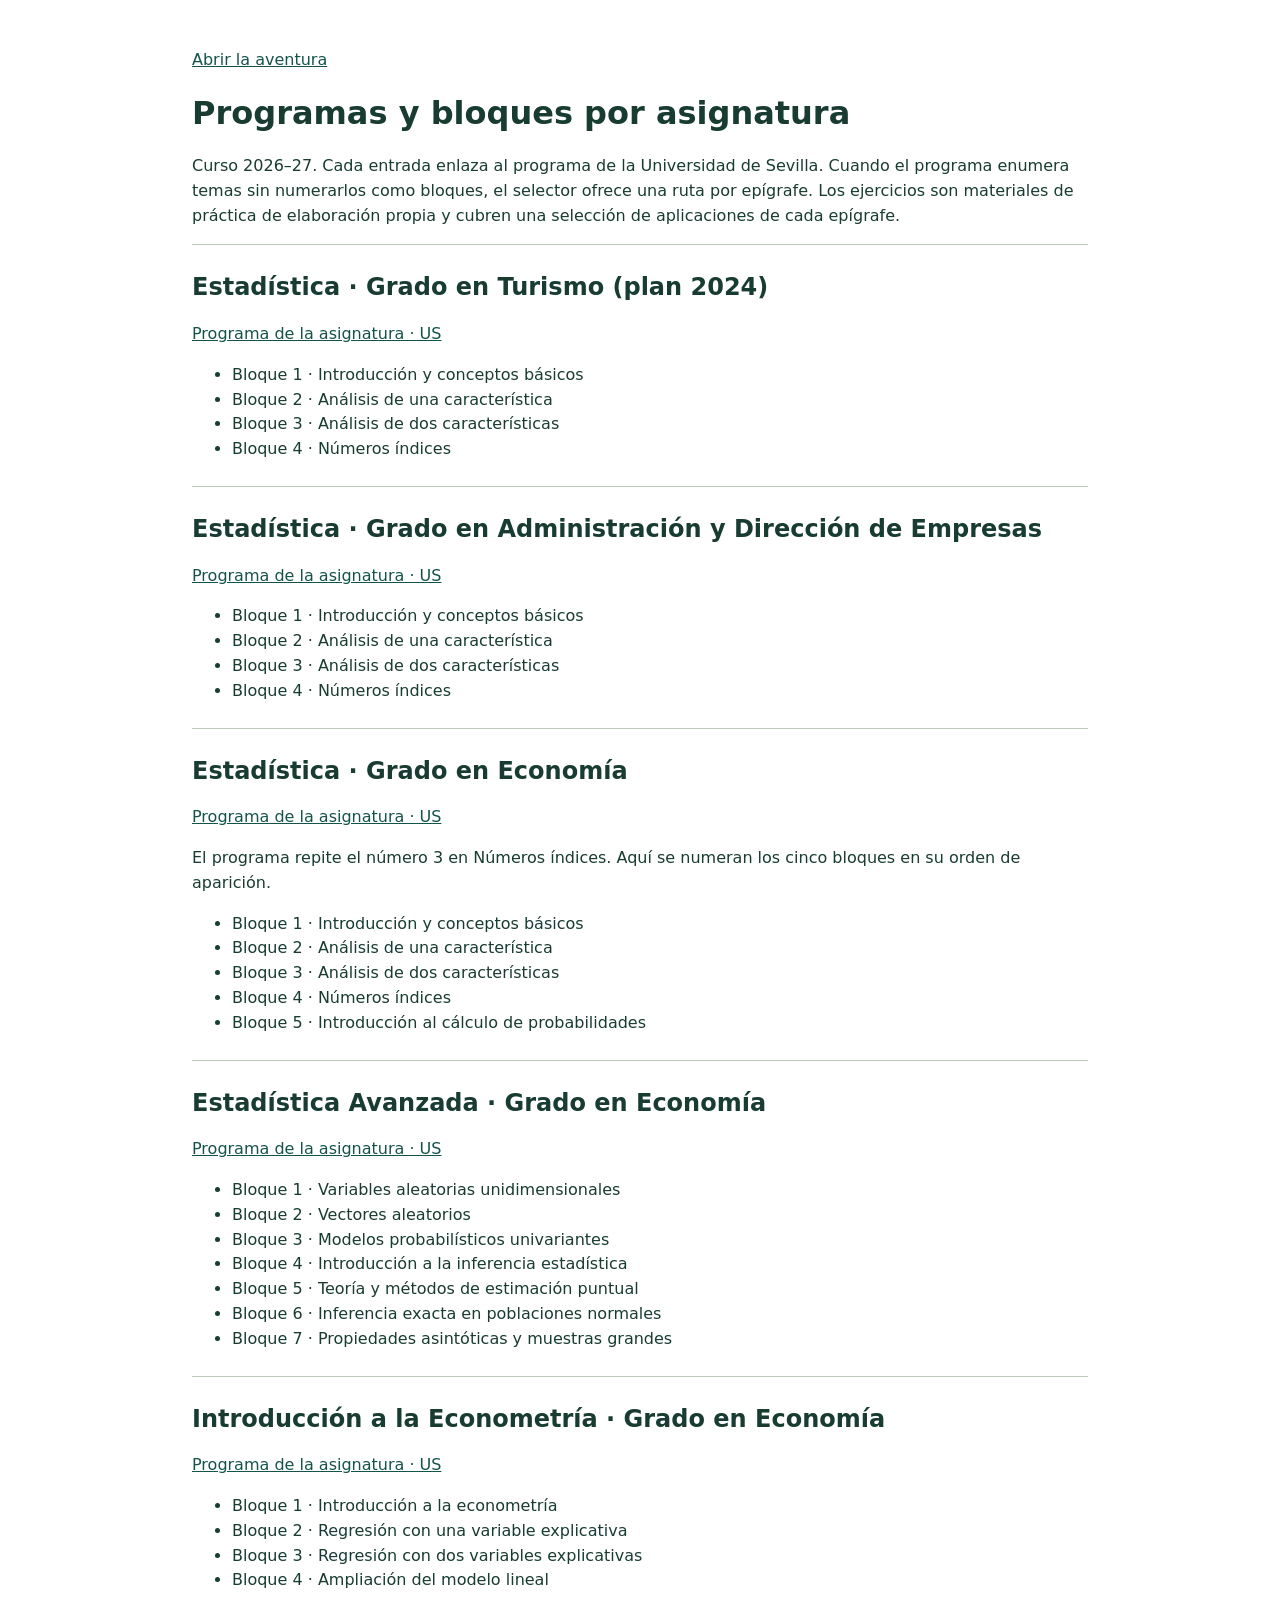
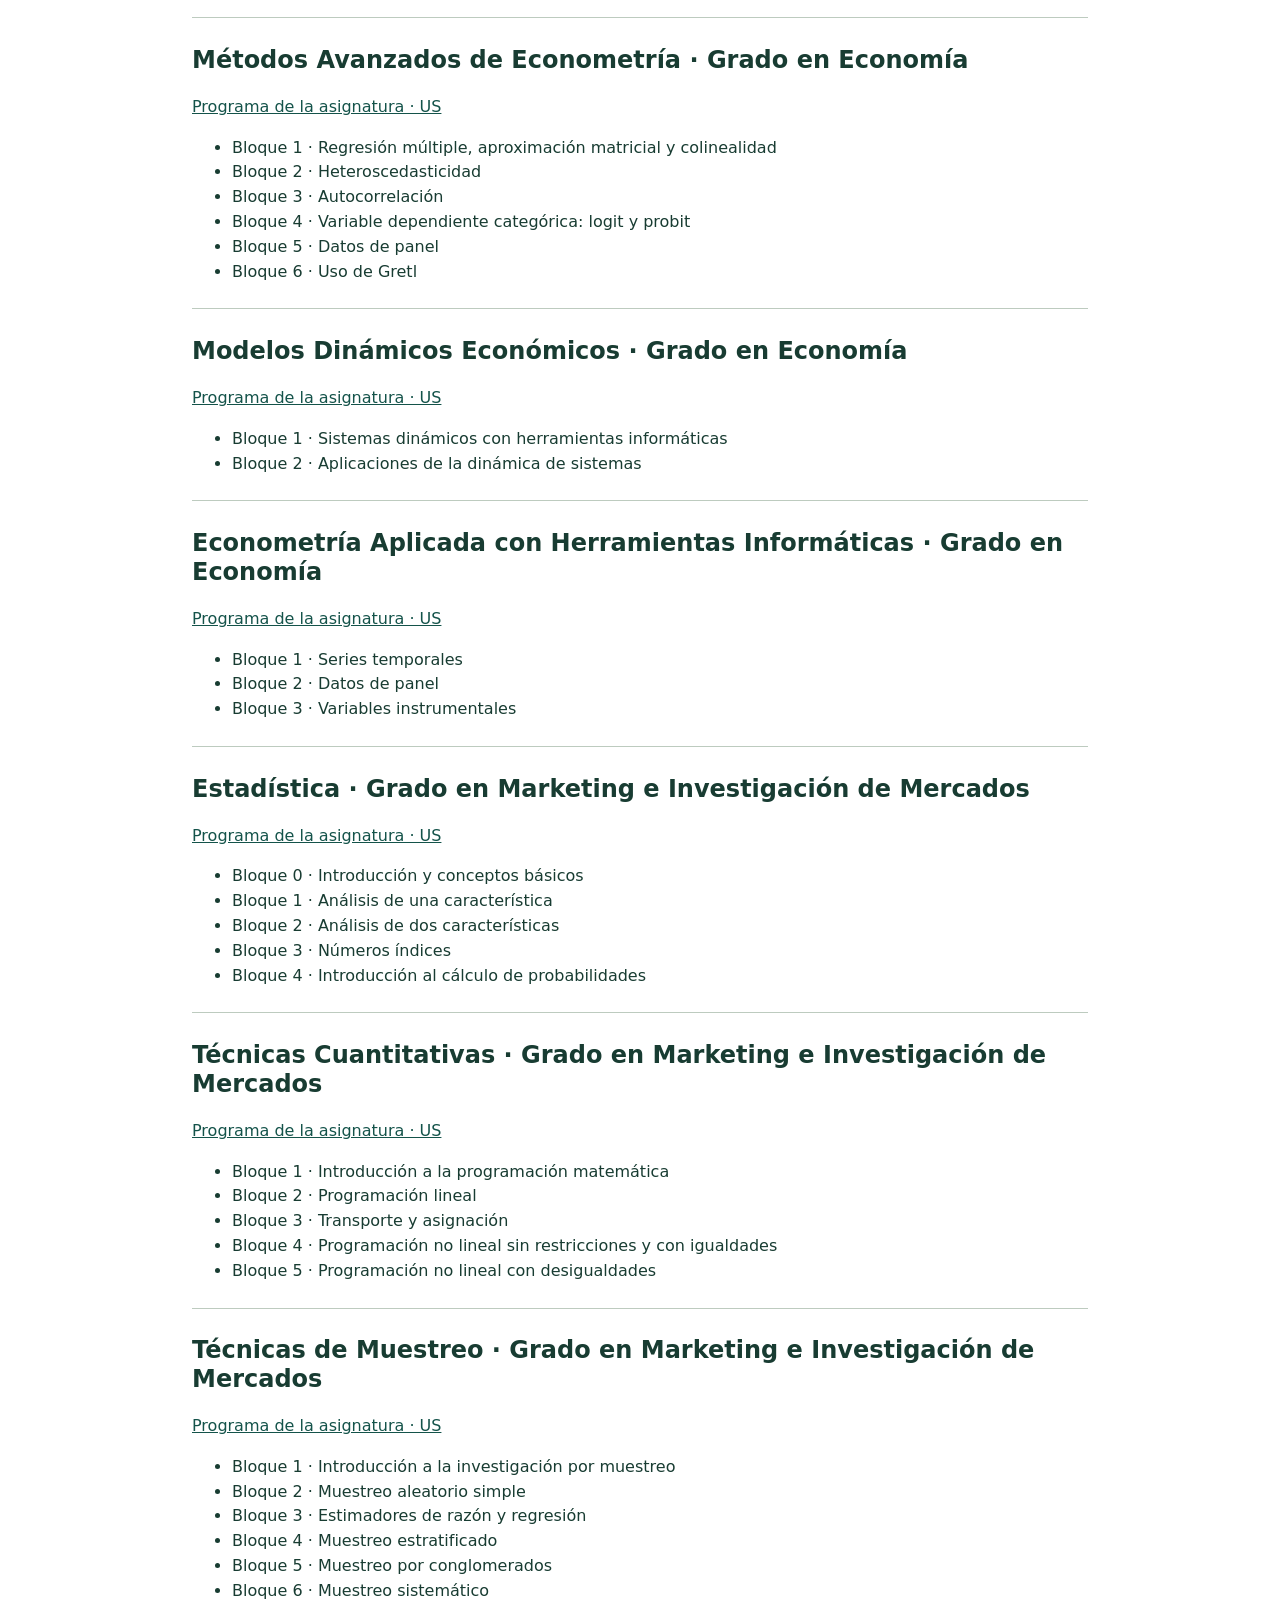
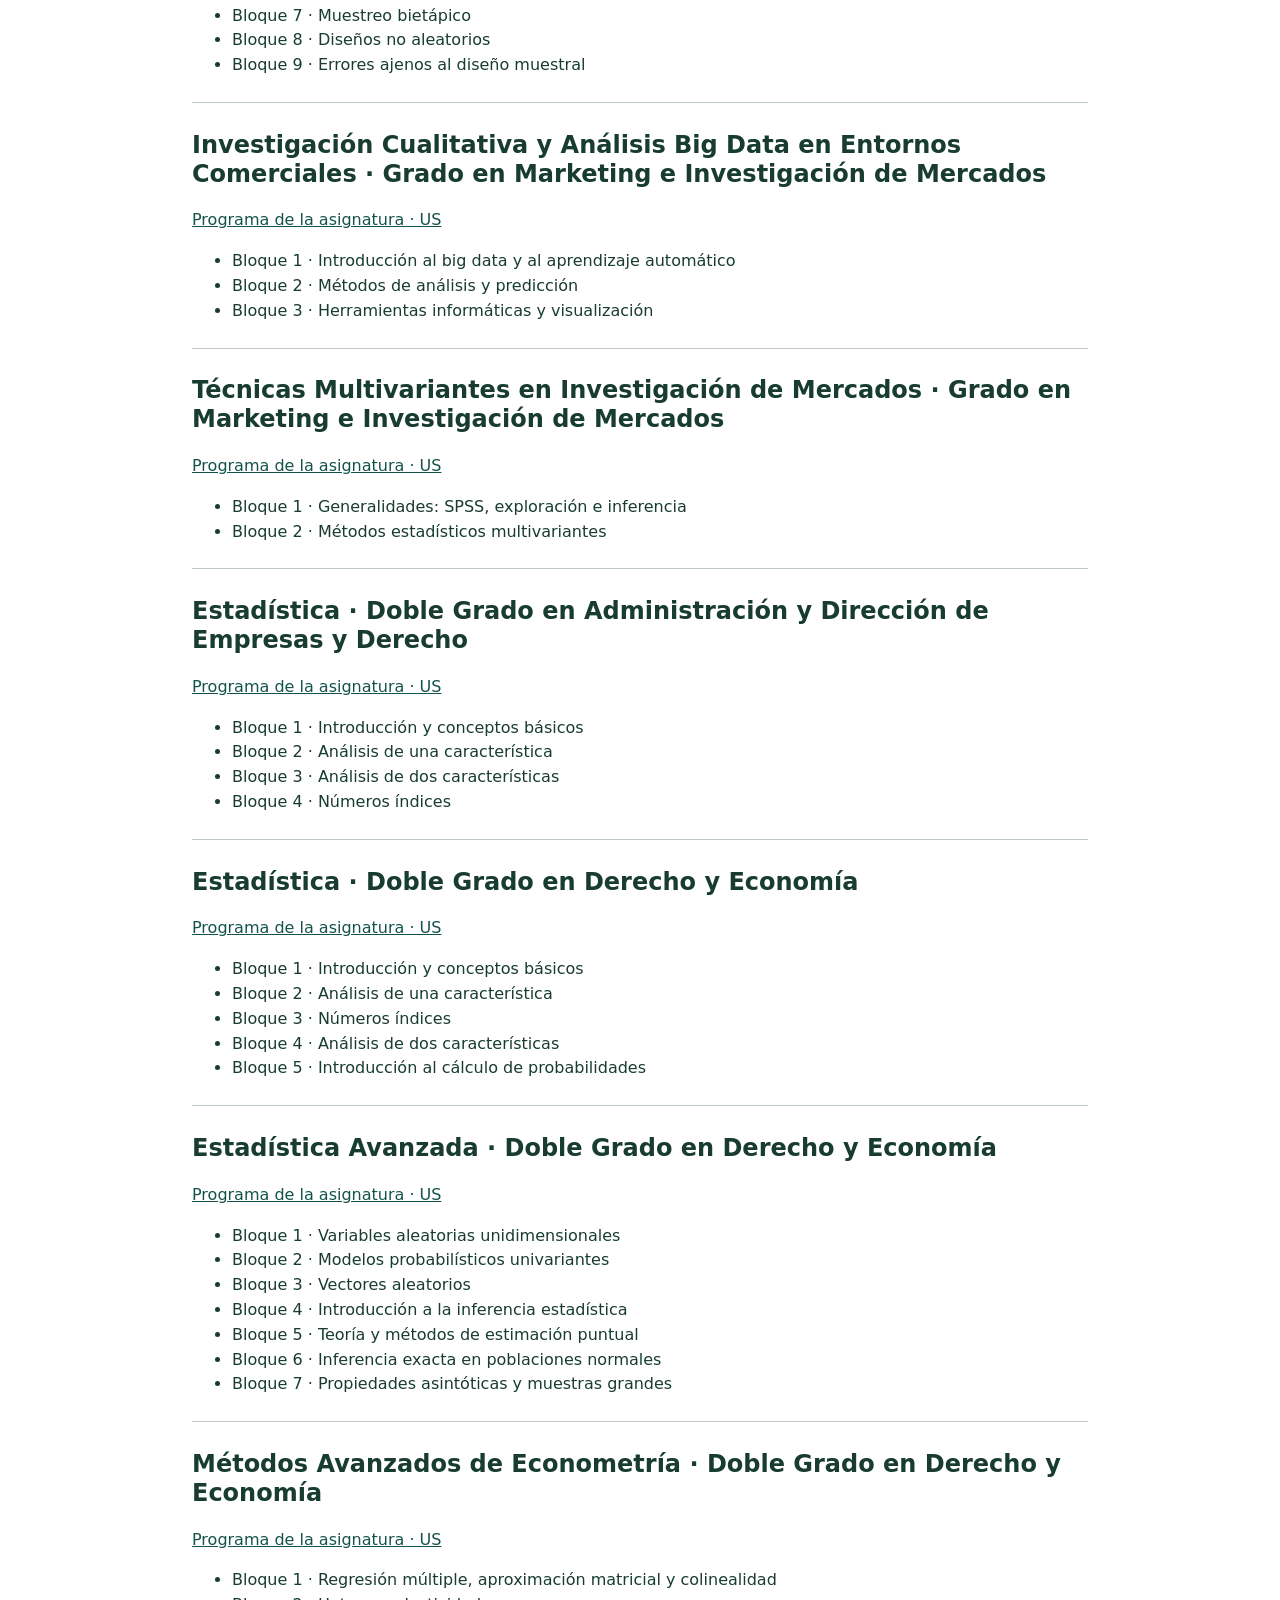
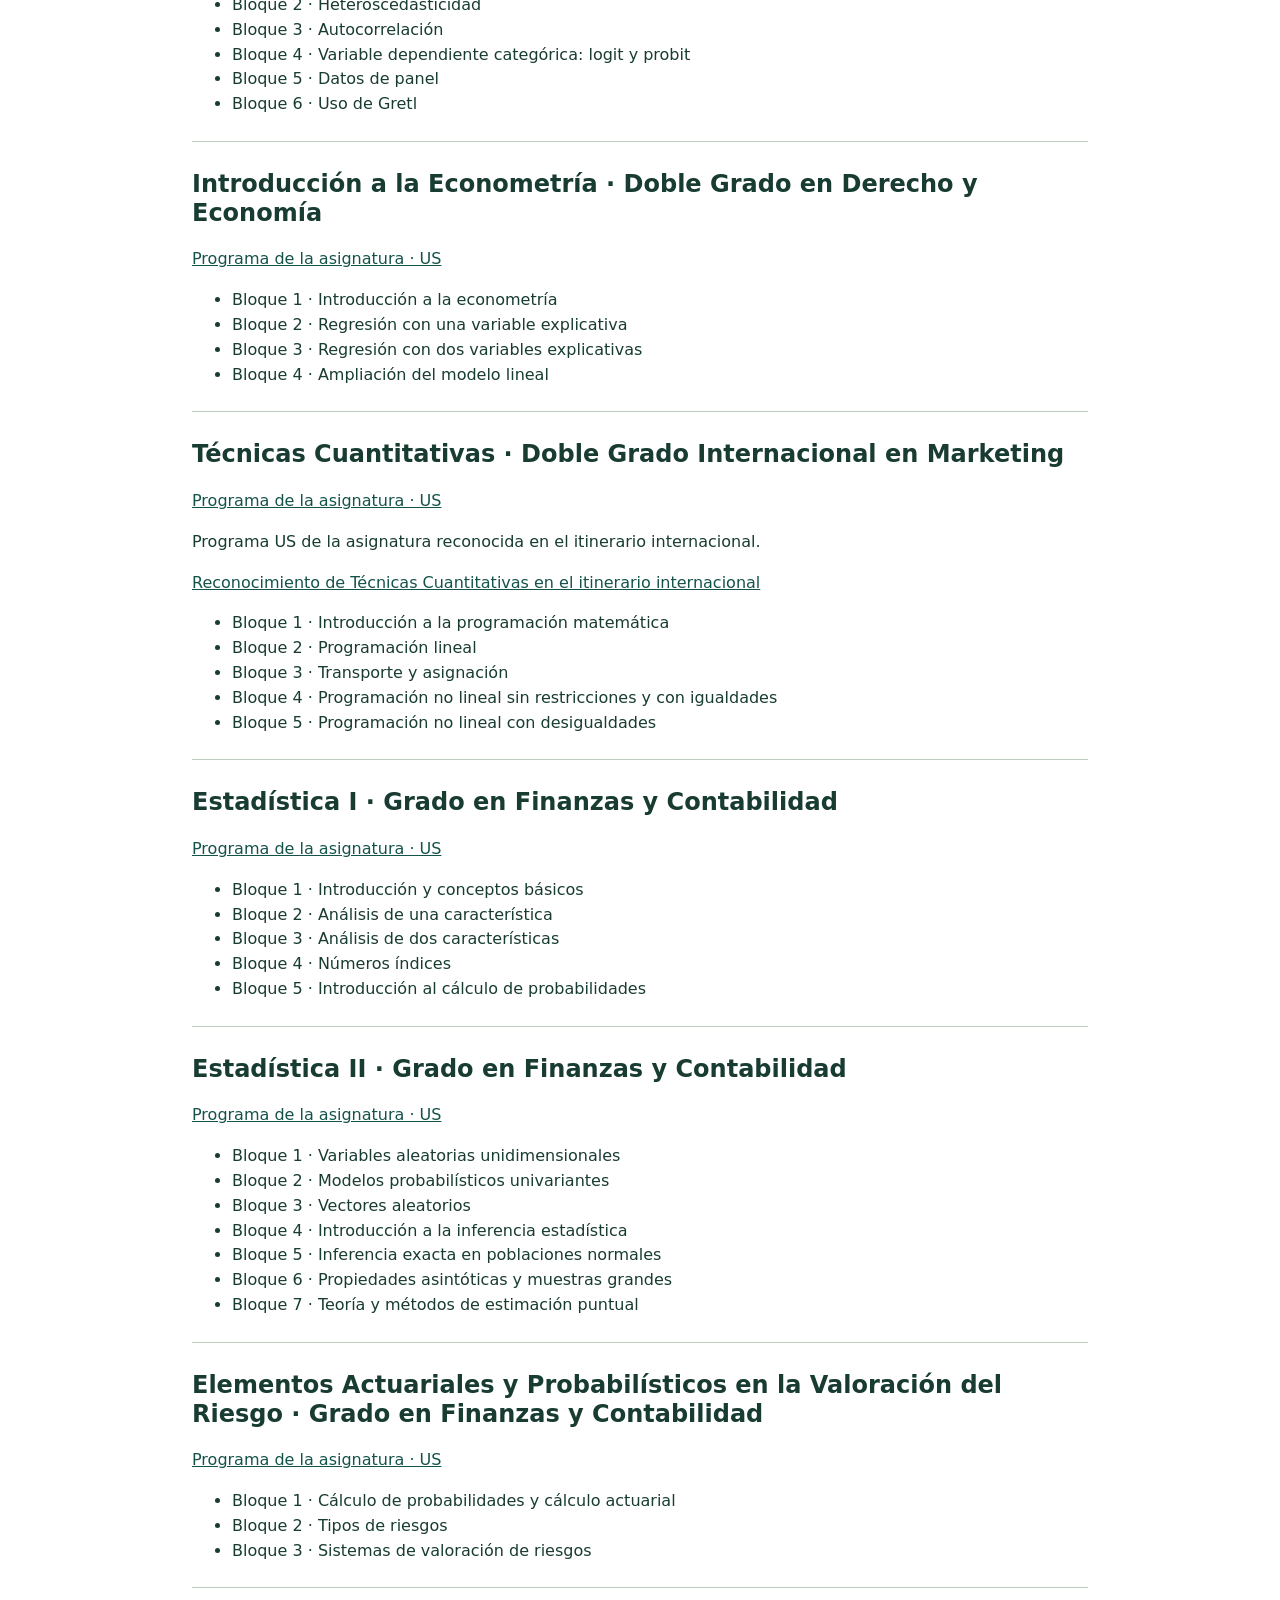
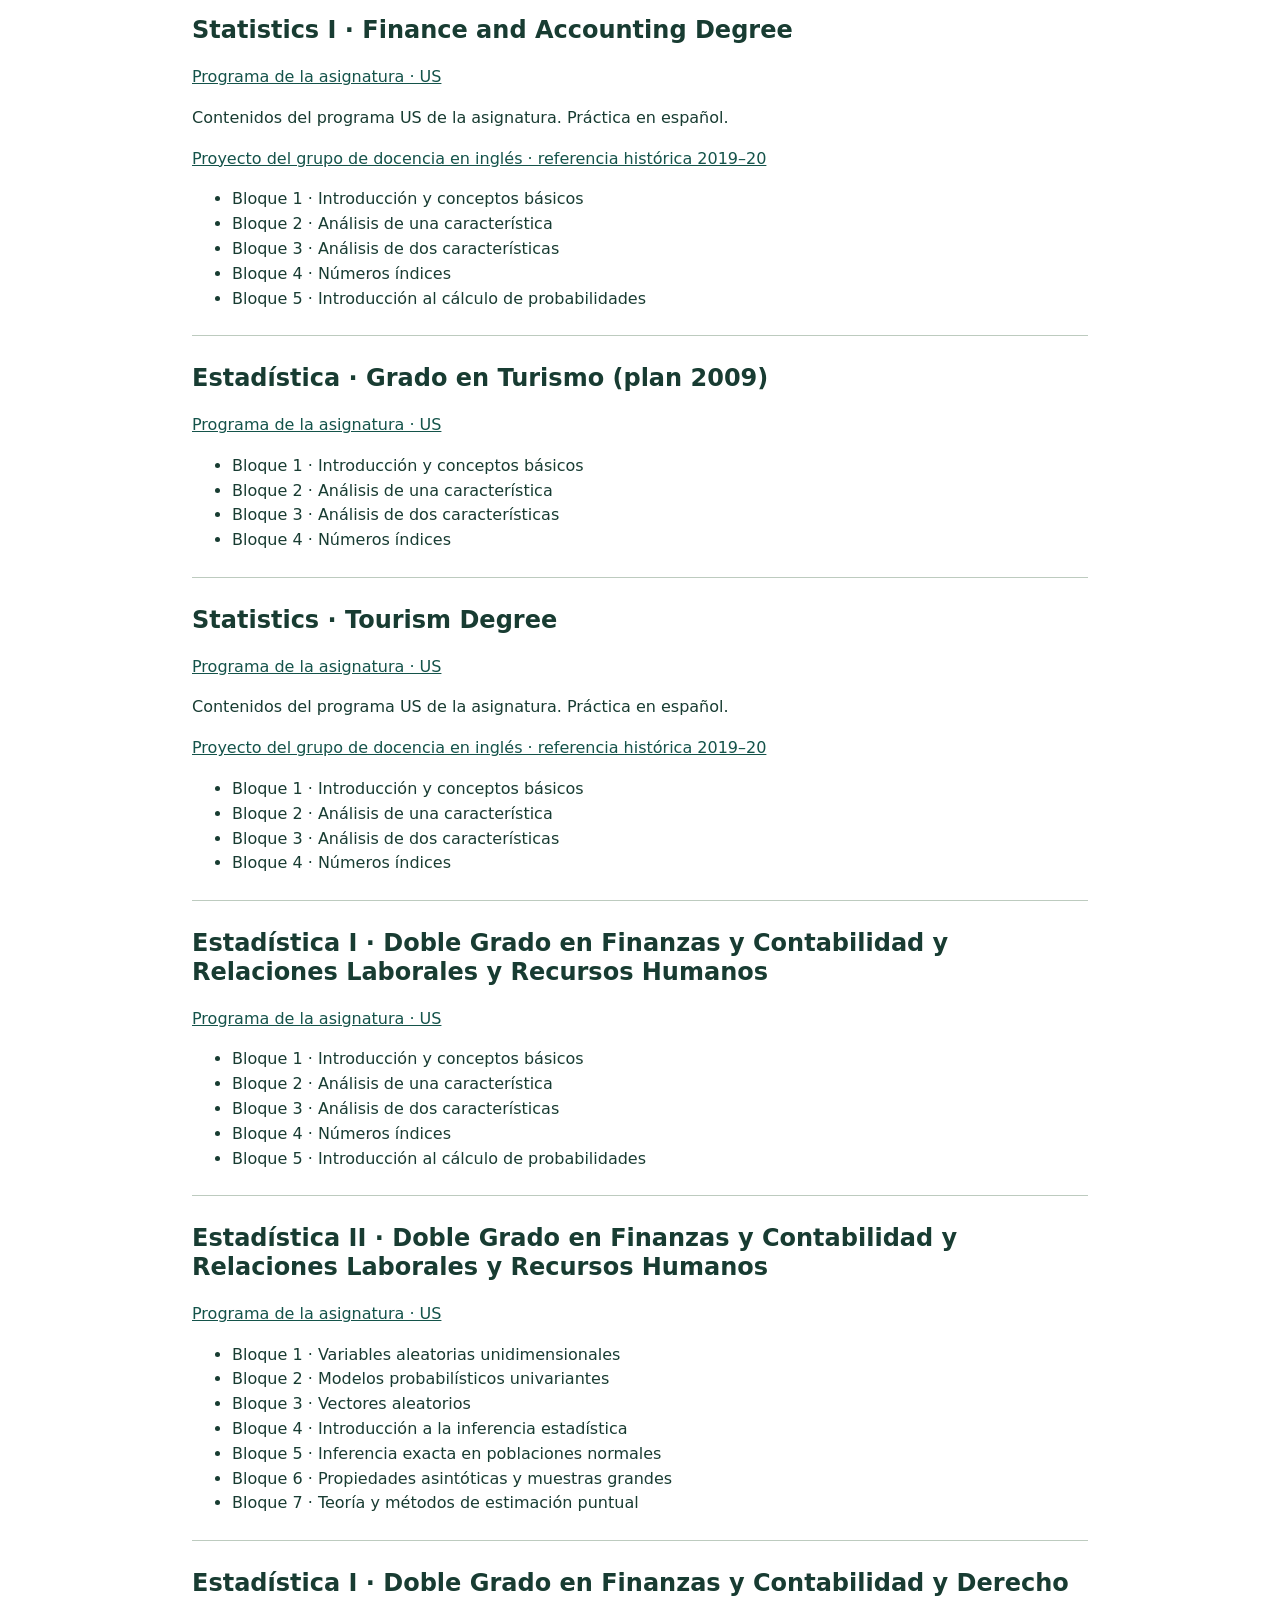
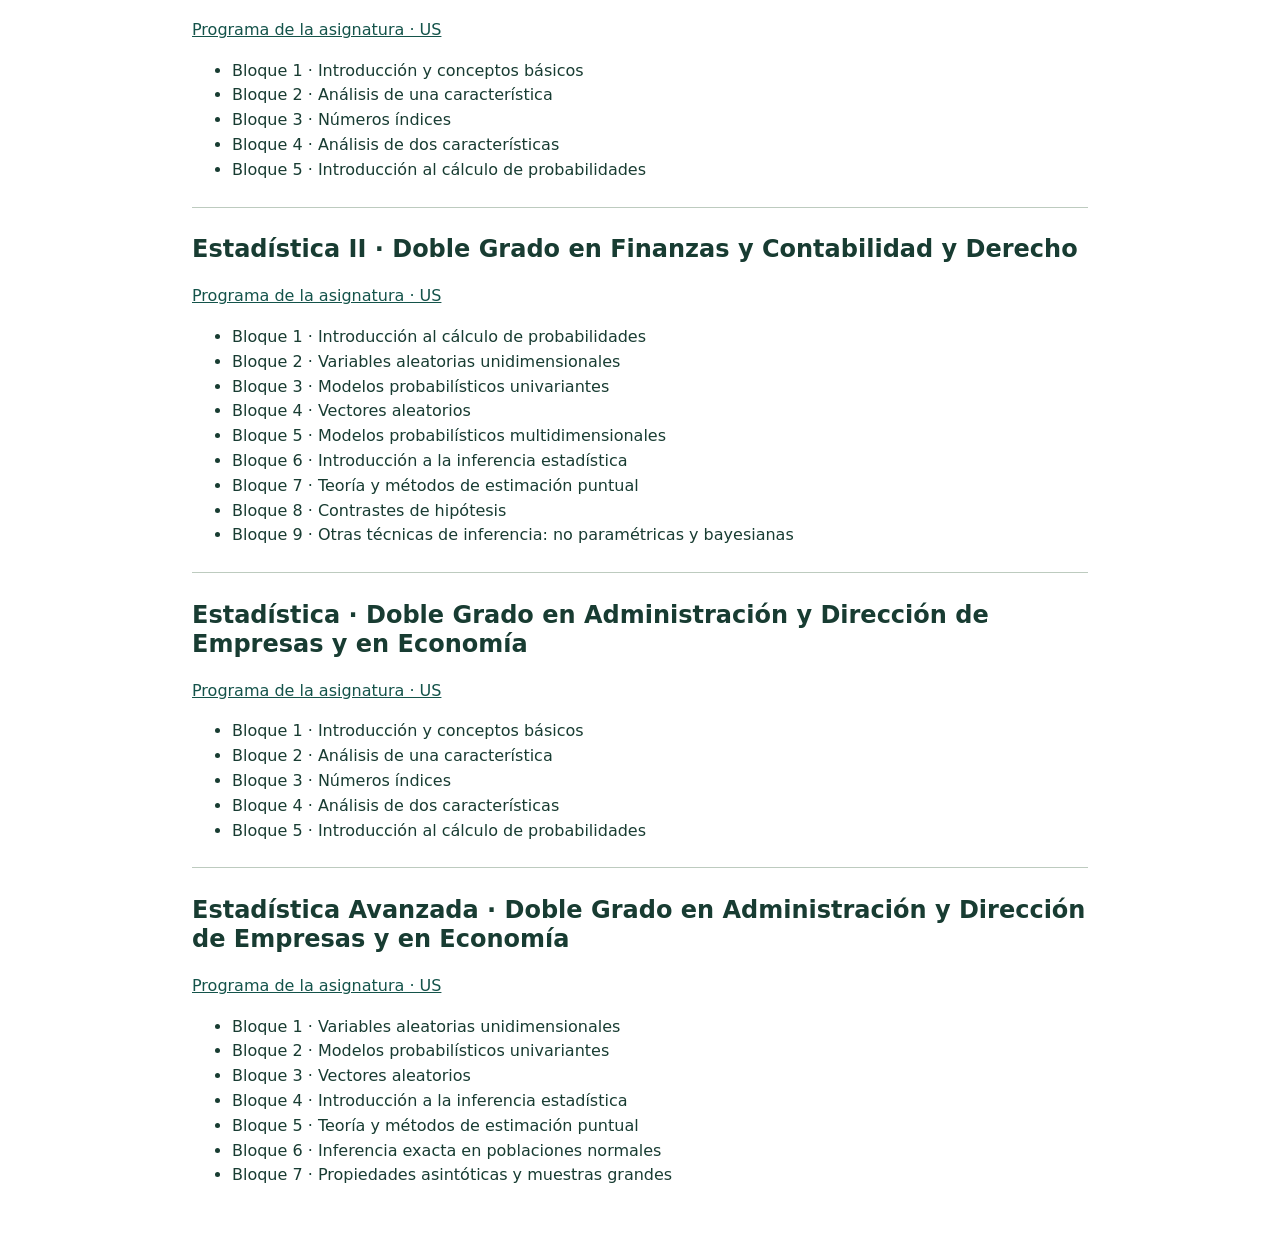
<file: profesorado/programas.html>
<!doctype html><html lang="es"><meta charset="utf-8"><meta name="viewport" content="width=device-width,initial-scale=1"><title>Programas y bloques de estadística</title><style>body{font:1rem/1.55 system-ui;color:#183c32;max-width:56rem;margin:2rem auto;padding:1rem}h1,h2{line-height:1.2}section{border-top:1px solid #bdcbbf;padding:.5rem 0}a{color:#14534a}</style><main><a href="../index.html">Abrir la aventura</a><h1>Programas y bloques por asignatura</h1><p>Curso 2026–27. Cada entrada enlaza al programa de la Universidad de Sevilla. Cuando el programa enumera temas sin numerarlos como bloques, el selector ofrece una ruta por epígrafe. Los ejercicios son materiales de práctica de elaboración propia y cubren una selección de aplicaciones de cada epígrafe.</p>
<section><h2>Estadística · Grado en Turismo (plan 2024)</h2><p><a href="https://sevius4.us.es/index.php?PyP=LISTA&amp;programa=2600015">Programa de la asignatura · US</a></p>
<ul><li>Bloque 1 · Introducción y conceptos básicos</li><li>Bloque 2 · Análisis de una característica</li><li>Bloque 3 · Análisis de dos características</li><li>Bloque 4 · Números índices</li></ul></section>
<section><h2>Estadística · Grado en Administración y Dirección de Empresas</h2><p><a href="https://sevius4.us.es/index.php?PyP=LISTA&amp;programa=1510001">Programa de la asignatura · US</a></p>
<ul><li>Bloque 1 · Introducción y conceptos básicos</li><li>Bloque 2 · Análisis de una característica</li><li>Bloque 3 · Análisis de dos características</li><li>Bloque 4 · Números índices</li></ul></section>
<section><h2>Estadística · Grado en Economía</h2><p><a href="https://sevius4.us.es/index.php?PyP=LISTA&amp;programa=1560001">Programa de la asignatura · US</a></p>
<p>El programa repite el número 3 en Números índices. Aquí se numeran los cinco bloques en su orden de aparición.</p>
<ul><li>Bloque 1 · Introducción y conceptos básicos</li><li>Bloque 2 · Análisis de una característica</li><li>Bloque 3 · Análisis de dos características</li><li>Bloque 4 · Números índices</li><li>Bloque 5 · Introducción al cálculo de probabilidades</li></ul></section>
<section><h2>Estadística Avanzada · Grado en Economía</h2><p><a href="https://sevius4.us.es/index.php?PyP=LISTA&amp;programa=1560014">Programa de la asignatura · US</a></p>
<ul><li>Bloque 1 · Variables aleatorias unidimensionales</li><li>Bloque 2 · Vectores aleatorios</li><li>Bloque 3 · Modelos probabilísticos univariantes</li><li>Bloque 4 · Introducción a la inferencia estadística</li><li>Bloque 5 · Teoría y métodos de estimación puntual</li><li>Bloque 6 · Inferencia exacta en poblaciones normales</li><li>Bloque 7 · Propiedades asintóticas y muestras grandes</li></ul></section>
<section><h2>Introducción a la Econometría · Grado en Economía</h2><p><a href="https://sevius4.us.es/index.php?PyP=LISTA&amp;programa=1560024">Programa de la asignatura · US</a></p>
<ul><li>Bloque 1 · Introducción a la econometría</li><li>Bloque 2 · Regresión con una variable explicativa</li><li>Bloque 3 · Regresión con dos variables explicativas</li><li>Bloque 4 · Ampliación del modelo lineal</li></ul></section>
<section><h2>Métodos Avanzados de Econometría · Grado en Economía</h2><p><a href="https://sevius4.us.es/index.php?PyP=LISTA&amp;programa=1560026">Programa de la asignatura · US</a></p>
<ul><li>Bloque 1 · Regresión múltiple, aproximación matricial y colinealidad</li><li>Bloque 2 · Heteroscedasticidad</li><li>Bloque 3 · Autocorrelación</li><li>Bloque 4 · Variable dependiente categórica: logit y probit</li><li>Bloque 5 · Datos de panel</li><li>Bloque 6 · Uso de Gretl</li></ul></section>
<section><h2>Modelos Dinámicos Económicos · Grado en Economía</h2><p><a href="https://sevius4.us.es/index.php?PyP=LISTA&amp;programa=1560045">Programa de la asignatura · US</a></p>
<ul><li>Bloque 1 · Sistemas dinámicos con herramientas informáticas</li><li>Bloque 2 · Aplicaciones de la dinámica de sistemas</li></ul></section>
<section><h2>Econometría Aplicada con Herramientas Informáticas · Grado en Economía</h2><p><a href="https://sevius4.us.es/index.php?PyP=LISTA&amp;programa=1560051">Programa de la asignatura · US</a></p>
<ul><li>Bloque 1 · Series temporales</li><li>Bloque 2 · Datos de panel</li><li>Bloque 3 · Variables instrumentales</li></ul></section>
<section><h2>Estadística · Grado en Marketing e Investigación de Mercados</h2><p><a href="https://sevius4.us.es/index.php?PyP=LISTA&amp;programa=1800001">Programa de la asignatura · US</a></p>
<ul><li>Bloque 0 · Introducción y conceptos básicos</li><li>Bloque 1 · Análisis de una característica</li><li>Bloque 2 · Análisis de dos características</li><li>Bloque 3 · Números índices</li><li>Bloque 4 · Introducción al cálculo de probabilidades</li></ul></section>
<section><h2>Técnicas Cuantitativas · Grado en Marketing e Investigación de Mercados</h2><p><a href="https://sevius4.us.es/index.php?PyP=LISTA&amp;programa=1800018">Programa de la asignatura · US</a></p>
<ul><li>Bloque 1 · Introducción a la programación matemática</li><li>Bloque 2 · Programación lineal</li><li>Bloque 3 · Transporte y asignación</li><li>Bloque 4 · Programación no lineal sin restricciones y con igualdades</li><li>Bloque 5 · Programación no lineal con desigualdades</li></ul></section>
<section><h2>Técnicas de Muestreo · Grado en Marketing e Investigación de Mercados</h2><p><a href="https://sevius4.us.es/index.php?PyP=LISTA&amp;programa=1800019">Programa de la asignatura · US</a></p>
<ul><li>Bloque 1 · Introducción a la investigación por muestreo</li><li>Bloque 2 · Muestreo aleatorio simple</li><li>Bloque 3 · Estimadores de razón y regresión</li><li>Bloque 4 · Muestreo estratificado</li><li>Bloque 5 · Muestreo por conglomerados</li><li>Bloque 6 · Muestreo sistemático</li><li>Bloque 7 · Muestreo bietápico</li><li>Bloque 8 · Diseños no aleatorios</li><li>Bloque 9 · Errores ajenos al diseño muestral</li></ul></section>
<section><h2>Investigación Cualitativa y Análisis Big Data en Entornos Comerciales · Grado en Marketing e Investigación de Mercados</h2><p><a href="https://sevius4.us.es/index.php?PyP=LISTA&amp;programa=1800051">Programa de la asignatura · US</a></p>
<ul><li>Bloque 1 · Introducción al big data y al aprendizaje automático</li><li>Bloque 2 · Métodos de análisis y predicción</li><li>Bloque 3 · Herramientas informáticas y visualización</li></ul></section>
<section><h2>Técnicas Multivariantes en Investigación de Mercados · Grado en Marketing e Investigación de Mercados</h2><p><a href="https://sevius4.us.es/index.php?PyP=LISTA&amp;programa=1800053">Programa de la asignatura · US</a></p>
<ul><li>Bloque 1 · Generalidades: SPSS, exploración e inferencia</li><li>Bloque 2 · Métodos estadísticos multivariantes</li></ul></section>
<section><h2>Estadística · Doble Grado en Administración y Dirección de Empresas y Derecho</h2><p><a href="https://sevius4.us.es/index.php?PyP=LISTA&amp;programa=1860023">Programa de la asignatura · US</a></p>
<ul><li>Bloque 1 · Introducción y conceptos básicos</li><li>Bloque 2 · Análisis de una característica</li><li>Bloque 3 · Análisis de dos características</li><li>Bloque 4 · Números índices</li></ul></section>
<section><h2>Estadística · Doble Grado en Derecho y Economía</h2><p><a href="https://sevius4.us.es/index.php?PyP=LISTA&amp;programa=2340020">Programa de la asignatura · US</a></p>
<ul><li>Bloque 1 · Introducción y conceptos básicos</li><li>Bloque 2 · Análisis de una característica</li><li>Bloque 3 · Números índices</li><li>Bloque 4 · Análisis de dos características</li><li>Bloque 5 · Introducción al cálculo de probabilidades</li></ul></section>
<section><h2>Estadística Avanzada · Doble Grado en Derecho y Economía</h2><p><a href="https://sevius4.us.es/index.php?PyP=LISTA&amp;programa=2340036">Programa de la asignatura · US</a></p>
<ul><li>Bloque 1 · Variables aleatorias unidimensionales</li><li>Bloque 2 · Modelos probabilísticos univariantes</li><li>Bloque 3 · Vectores aleatorios</li><li>Bloque 4 · Introducción a la inferencia estadística</li><li>Bloque 5 · Teoría y métodos de estimación puntual</li><li>Bloque 6 · Inferencia exacta en poblaciones normales</li><li>Bloque 7 · Propiedades asintóticas y muestras grandes</li></ul></section>
<section><h2>Métodos Avanzados de Econometría · Doble Grado en Derecho y Economía</h2><p><a href="https://sevius4.us.es/index.php?PyP=LISTA&amp;programa=2340047">Programa de la asignatura · US</a></p>
<ul><li>Bloque 1 · Regresión múltiple, aproximación matricial y colinealidad</li><li>Bloque 2 · Heteroscedasticidad</li><li>Bloque 3 · Autocorrelación</li><li>Bloque 4 · Variable dependiente categórica: logit y probit</li><li>Bloque 5 · Datos de panel</li><li>Bloque 6 · Uso de Gretl</li></ul></section>
<section><h2>Introducción a la Econometría · Doble Grado en Derecho y Economía</h2><p><a href="https://sevius4.us.es/index.php?PyP=LISTA&amp;programa=2340049">Programa de la asignatura · US</a></p>
<ul><li>Bloque 1 · Introducción a la econometría</li><li>Bloque 2 · Regresión con una variable explicativa</li><li>Bloque 3 · Regresión con dos variables explicativas</li><li>Bloque 4 · Ampliación del modelo lineal</li></ul></section>
<section><h2>Técnicas Cuantitativas · Doble Grado Internacional en Marketing</h2><p><a href="https://sevius4.us.es/index.php?PyP=LISTA&amp;programa=1800018">Programa de la asignatura · US</a></p>
<p>Programa US de la asignatura reconocida en el itinerario internacional.</p>
<p><a href="https://fceye.us.es/sites/economicas/files/contenido/movilidad/guide-for-foreing-students/cadre.pdf">Reconocimiento de Técnicas Cuantitativas en el itinerario internacional</a></p>
<ul><li>Bloque 1 · Introducción a la programación matemática</li><li>Bloque 2 · Programación lineal</li><li>Bloque 3 · Transporte y asignación</li><li>Bloque 4 · Programación no lineal sin restricciones y con igualdades</li><li>Bloque 5 · Programación no lineal con desigualdades</li></ul></section>
<section><h2>Estadística I · Grado en Finanzas y Contabilidad</h2><p><a href="https://sevius4.us.es/index.php?PyP=LISTA&amp;programa=1610015">Programa de la asignatura · US</a></p>
<ul><li>Bloque 1 · Introducción y conceptos básicos</li><li>Bloque 2 · Análisis de una característica</li><li>Bloque 3 · Análisis de dos características</li><li>Bloque 4 · Números índices</li><li>Bloque 5 · Introducción al cálculo de probabilidades</li></ul></section>
<section><h2>Estadística II · Grado en Finanzas y Contabilidad</h2><p><a href="https://sevius4.us.es/index.php?PyP=LISTA&amp;programa=1610023">Programa de la asignatura · US</a></p>
<ul><li>Bloque 1 · Variables aleatorias unidimensionales</li><li>Bloque 2 · Modelos probabilísticos univariantes</li><li>Bloque 3 · Vectores aleatorios</li><li>Bloque 4 · Introducción a la inferencia estadística</li><li>Bloque 5 · Inferencia exacta en poblaciones normales</li><li>Bloque 6 · Propiedades asintóticas y muestras grandes</li><li>Bloque 7 · Teoría y métodos de estimación puntual</li></ul></section>
<section><h2>Elementos Actuariales y Probabilísticos en la Valoración del Riesgo · Grado en Finanzas y Contabilidad</h2><p><a href="https://sevius4.us.es/index.php?PyP=LISTA&amp;programa=1610037">Programa de la asignatura · US</a></p>
<ul><li>Bloque 1 · Cálculo de probabilidades y cálculo actuarial</li><li>Bloque 2 · Tipos de riesgos</li><li>Bloque 3 · Sistemas de valoración de riesgos</li></ul></section>
<section><h2>Statistics I · Finance and Accounting Degree</h2><p><a href="https://sevius4.us.es/index.php?PyP=LISTA&amp;programa=1610015">Programa de la asignatura · US</a></p>
<p>Contenidos del programa US de la asignatura. Práctica en español.</p>
<p><a href="https://ftf.us.es/sites/ftf/files/Titulaciones/FICO/Asig-Ingles/Estadistica_I.pdf">Proyecto del grupo de docencia en inglés · referencia histórica 2019–20</a></p>
<ul><li>Bloque 1 · Introducción y conceptos básicos</li><li>Bloque 2 · Análisis de una característica</li><li>Bloque 3 · Análisis de dos características</li><li>Bloque 4 · Números índices</li><li>Bloque 5 · Introducción al cálculo de probabilidades</li></ul></section>
<section><h2>Estadística · Grado en Turismo (plan 2009)</h2><p><a href="https://sevius4.us.es/index.php?PyP=LISTA&amp;programa=1790016">Programa de la asignatura · US</a></p>
<ul><li>Bloque 1 · Introducción y conceptos básicos</li><li>Bloque 2 · Análisis de una característica</li><li>Bloque 3 · Análisis de dos características</li><li>Bloque 4 · Números índices</li></ul></section>
<section><h2>Statistics · Tourism Degree</h2><p><a href="https://sevius4.us.es/index.php?PyP=LISTA&amp;programa=1790016">Programa de la asignatura · US</a></p>
<p>Contenidos del programa US de la asignatura. Práctica en español.</p>
<p><a href="https://ftf.us.es/sites/ftf/files/Titulaciones/TUR/Asig-Ingles/Estadistica.pdf">Proyecto del grupo de docencia en inglés · referencia histórica 2019–20</a></p>
<ul><li>Bloque 1 · Introducción y conceptos básicos</li><li>Bloque 2 · Análisis de una característica</li><li>Bloque 3 · Análisis de dos características</li><li>Bloque 4 · Números índices</li></ul></section>
<section><h2>Estadística I · Doble Grado en Finanzas y Contabilidad y Relaciones Laborales y Recursos Humanos</h2><p><a href="https://sevius4.us.es/index.php?PyP=LISTA&amp;programa=2200022">Programa de la asignatura · US</a></p>
<ul><li>Bloque 1 · Introducción y conceptos básicos</li><li>Bloque 2 · Análisis de una característica</li><li>Bloque 3 · Análisis de dos características</li><li>Bloque 4 · Números índices</li><li>Bloque 5 · Introducción al cálculo de probabilidades</li></ul></section>
<section><h2>Estadística II · Doble Grado en Finanzas y Contabilidad y Relaciones Laborales y Recursos Humanos</h2><p><a href="https://sevius4.us.es/index.php?PyP=LISTA&amp;programa=2200025">Programa de la asignatura · US</a></p>
<ul><li>Bloque 1 · Variables aleatorias unidimensionales</li><li>Bloque 2 · Modelos probabilísticos univariantes</li><li>Bloque 3 · Vectores aleatorios</li><li>Bloque 4 · Introducción a la inferencia estadística</li><li>Bloque 5 · Inferencia exacta en poblaciones normales</li><li>Bloque 6 · Propiedades asintóticas y muestras grandes</li><li>Bloque 7 · Teoría y métodos de estimación puntual</li></ul></section>
<section><h2>Estadística I · Doble Grado en Finanzas y Contabilidad y Derecho</h2><p><a href="https://sevius4.us.es/index.php?PyP=LISTA&amp;programa=2290028">Programa de la asignatura · US</a></p>
<ul><li>Bloque 1 · Introducción y conceptos básicos</li><li>Bloque 2 · Análisis de una característica</li><li>Bloque 3 · Números índices</li><li>Bloque 4 · Análisis de dos características</li><li>Bloque 5 · Introducción al cálculo de probabilidades</li></ul></section>
<section><h2>Estadística II · Doble Grado en Finanzas y Contabilidad y Derecho</h2><p><a href="https://sevius4.us.es/index.php?PyP=LISTA&amp;programa=2290036">Programa de la asignatura · US</a></p>
<ul><li>Bloque 1 · Introducción al cálculo de probabilidades</li><li>Bloque 2 · Variables aleatorias unidimensionales</li><li>Bloque 3 · Modelos probabilísticos univariantes</li><li>Bloque 4 · Vectores aleatorios</li><li>Bloque 5 · Modelos probabilísticos multidimensionales</li><li>Bloque 6 · Introducción a la inferencia estadística</li><li>Bloque 7 · Teoría y métodos de estimación puntual</li><li>Bloque 8 · Contrastes de hipótesis</li><li>Bloque 9 · Otras técnicas de inferencia: no paramétricas y bayesianas</li></ul></section>
<section><h2>Estadística · Doble Grado en Administración y Dirección de Empresas y en Economía</h2><p><a href="https://sevius4.us.es/index.php?PyP=LISTA&amp;programa=2660001">Programa de la asignatura · US</a></p>
<ul><li>Bloque 1 · Introducción y conceptos básicos</li><li>Bloque 2 · Análisis de una característica</li><li>Bloque 3 · Números índices</li><li>Bloque 4 · Análisis de dos características</li><li>Bloque 5 · Introducción al cálculo de probabilidades</li></ul></section>
<section><h2>Estadística Avanzada · Doble Grado en Administración y Dirección de Empresas y en Economía</h2><p><a href="https://sevius4.us.es/index.php?PyP=LISTA&amp;programa=2660014">Programa de la asignatura · US</a></p>
<ul><li>Bloque 1 · Variables aleatorias unidimensionales</li><li>Bloque 2 · Modelos probabilísticos univariantes</li><li>Bloque 3 · Vectores aleatorios</li><li>Bloque 4 · Introducción a la inferencia estadística</li><li>Bloque 5 · Teoría y métodos de estimación puntual</li><li>Bloque 6 · Inferencia exacta en poblaciones normales</li><li>Bloque 7 · Propiedades asintóticas y muestras grandes</li></ul></section>
</main></html>
</file>
<file: assets/style.css>
:root{--ink:#203d39;--forest:#153e36;--paper:#f5f1e8;--gold:#c4a56a;--muted:#787c71;--line:#dedbce}*{box-sizing:border-box}body{margin:0;background:var(--paper);color:var(--ink);font-family:'Segoe UI',Arial,sans-serif;font-size:15px}.container-fluid{padding:0}button,a,input{ -webkit-tap-highlight-color:transparent}button:focus-visible,a:focus-visible,input:focus-visible{outline:3px solid #dbad54!important;outline-offset:5px}.topbar{height:88px;display:flex;align-items:center;justify-content:space-between;padding:0 5%;border-bottom:1px solid var(--line);background:#f8f5ee}.brand{display:flex;gap:15px;align-items:center;font-family:Georgia,serif;font-size:25px;letter-spacing:4px}.brand>svg{width:34px;height:34px}.brand small{display:block;font-family:'Segoe UI',sans-serif;font-size:8px;letter-spacing:2px;margin-top:4px}.top-label{font-size:10px;letter-spacing:2.5px;color:#767b70}.quiet-button,.btn.quiet-button{border:0;background:transparent;color:var(--ink);font-size:12px;padding:12px 16px;box-shadow:none}.quiet-button:hover{background:#eae6db}.eyebrow{font-size:10px;font-weight:600;letter-spacing:2px;line-height:1.7;text-transform:uppercase;margin:0 0 14px}.primary-button,.btn.primary-button{background:var(--forest);color:#fff9e9;border:1px solid var(--forest);border-radius:3px;padding:14px 23px;font-size:13px;letter-spacing:.4px;box-shadow:none;transition:background .2s,transform .2s}.primary-button:hover{background:#28574b;color:white;transform:translateY(-1px)}.cover{position:relative;min-height:690px;height:calc(100vh - 132px);max-height:1100px;overflow:hidden;background:#ebe6d9}.cover-art{position:absolute;inset:0 0 0 36%;background:url('01_salvador.webp') center/cover}.cover-art:after{content:'';position:absolute;inset:0;background:linear-gradient(90deg,#ebe6d9 0%,rgba(235,230,217,.7) 13%,transparent 42%),linear-gradient(0deg,rgba(27,42,30,.24),transparent 50%)}.cover-content{position:relative;padding:75px 0 65px 7%;width:53%;max-width:790px}.cover-content>.eyebrow{font-size:9px;letter-spacing:2.4px;margin-bottom:36px}.book-tag{display:inline-block;border-top:1px solid #a5997d;border-bottom:1px solid #a5997d;padding:8px 0;font-size:10px;letter-spacing:4px;margin-bottom:22px}.cover h1,.ending h1{font-family:Georgia,'Times New Roman',serif;font-weight:400;font-size:clamp(72px,7.3vw,118px);letter-spacing:-5px;line-height:.95;margin:0 0 30px}.cover h1 em,.ending h1 em{font-weight:400;color:#59725b}.cover-description{max-width:375px;font-size:15px;line-height:1.85;color:#4a5c51;margin-bottom:28px}.start-button{min-width:238px;display:flex;justify-content:space-between;align-items:center}.start-button span{font-size:22px;margin-left:36px}.cover-meta{display:flex;gap:18px;font-size:9px;letter-spacing:.7px;margin-top:34px;color:#687363}.cover-caption{position:absolute;bottom:32px;right:5%;color:#fff6df;text-shadow:0 1px 5px #263b2c;font-size:10px;letter-spacing:2px}.cover-caption span{display:block;letter-spacing:1px;text-align:right;margin-top:5px}.app-footer{padding:15px 5%;display:flex;justify-content:space-between;font-size:10px;color:#7a8075;border-top:1px solid var(--line)}.journey{max-width:1720px;margin:auto;padding:26px 4% 32px}.route{margin-bottom:25px}.route-heading{display:flex;justify-content:space-between;font-size:9px;letter-spacing:2px;margin-bottom:17px;color:#7b8276}.route ol{display:flex;list-style:none;padding:0;margin:0}.route li{display:flex;align-items:center;gap:10px;flex:1;font-size:11px;color:#8a8c80;position:relative}.route li:after{content:'';height:1px;background:#dbd9cd;flex:1;margin:0 14px}.route li:last-child{flex:0 0 auto}.route li:last-child:after{display:none}.route-dot{border:1px solid #d0d2c6;border-radius:50%;width:27px;height:27px;display:flex;align-items:center;justify-content:center;font-size:9px;flex-shrink:0}.route .current{color:var(--forest);font-weight:600}.current .route-dot{background:var(--forest);color:white;border-color:var(--forest)}.passed .route-dot{background:#e1e8db;color:#406043;border-color:#c7d1bc}.play-grid{display:grid;grid-template-columns:minmax(0,1fr) 292px;gap:26px}.scene{height:clamp(395px,40vw,615px);position:relative;isolation:isolate;border-radius:8px;background-size:cover;background-position:center;overflow:hidden;box-shadow:0 14px 30px #324b3412}.scene-shade{position:absolute;inset:0;z-index:-1;background:linear-gradient(180deg,#162e2b78 0%,transparent 38%,#102b29a8 100%)}.scene-top{display:flex;justify-content:space-between;position:absolute;top:24px;left:28px;right:28px;color:#fff8e9;font-size:10px;letter-spacing:1.5px}.scene-tag{border:1px solid #ffffff60;border-radius:3px;padding:6px 10px;background:#102b292c}.scene-time{padding:6px 0}.scene-title{position:absolute;top:73px;left:30px;color:white;text-shadow:0 2px 10px #13342b77}.scene-title .eyebrow{font-size:9px;letter-spacing:2px;margin-bottom:7px;color:#f2e7cc}.scene h1{font-family:Georgia,serif;font-weight:400;letter-spacing:-1.5px;font-size:clamp(36px,4vw,63px);margin:0}.hotspot,.btn.hotspot{position:absolute;display:flex;align-items:center;gap:9px;padding:8px 13px 8px 8px;border:1px solid #fff7dc90;background:#f8f3e9ed;backdrop-filter:blur(8px);border-radius:40px;color:var(--forest);font-size:11px;box-shadow:0 6px 20px #142e2933;transition:transform .2s,background .2s}.hotspot:hover{transform:translateY(-4px);background:white}.hotspot-icon{display:flex;align-items:center;justify-content:center;border-radius:50%;width:30px;height:30px;background:#e9dfc9}.hotspot svg{width:17px;height:17px}.hotspot.found .hotspot-icon{background:#d1e1c9}.spot-1{left:10%;top:48%}.spot-2{left:56%;top:40%}.spot-3{left:30%;top:72%}.scene-lock,.btn.scene-lock{position:absolute;bottom:25px;right:25px;display:flex;align-items:center;gap:10px;background:#193e36ed;color:#faf1d7;border:1px solid #d9c28d;border-radius:6px;padding:13px 18px;font-size:11px;box-shadow:0 5px 20px #11292266}.scene-lock svg{width:22px;height:22px}.scene-lock.ready{background:#d7b777;color:#203d39;animation:glow 2.6s ease-in-out infinite}.story-card{display:flex;gap:17px;padding:24px 4px 8px}.avatar{height:36px;width:36px;flex-shrink:0;display:flex;align-items:center;justify-content:center;border-radius:50%;background:#e7ddc8;font-family:Georgia,serif;font-style:italic;font-size:20px;color:#826a43}.story-card .eyebrow{font-size:8px;margin-bottom:7px;color:#818677}.story-card h2{font-family:Georgia,serif;font-size:23px;font-weight:400;margin:0 0 8px}.story-card p:last-child{font-size:13px;line-height:1.8;max-width:840px;margin:0;color:#5b685d}.notebook{background:#fcf9f0;border:1px solid #ded9c9;border-radius:6px;padding:26px 22px;box-shadow:3px 4px 0 #e8e2d4;align-self:start;position:relative}.notebook:before{content:'';position:absolute;top:-1px;right:25px;width:22px;height:39px;background:#bd8059;clip-path:polygon(0 0,100% 0,100% 100%,50% 78%,0 100%)}.notebook-heading{display:flex;flex-wrap:wrap;align-items:center;gap:10px;padding-right:22px}.notebook-heading svg{width:24px;height:24px}.notebook-heading>span{font-family:Georgia,serif;font-size:23px}.notebook-heading small{font-size:8px;letter-spacing:3px;margin-left:34px;flex-basis:100%;margin-top:-4px}.notebook-intro{font-family:Georgia,serif;font-style:italic;color:#848373;font-size:13px;margin:24px 0}.clue{padding:17px 0;display:flex;gap:12px;border-top:1px solid #e4dfd1}.clue-number{font-size:10px;color:#9e9a86;width:23px;padding-top:3px}.clue strong{display:block;font-size:12px;font-weight:500;color:#56604e}.clue small{font-size:10px;color:#989888;display:block;margin-top:5px}.clue.complete .clue-number,.clue.complete small{color:#4a7c53}.code-area{margin-top:17px;border-top:1px dashed #d6cebb;border-bottom:1px dashed #d6cebb;padding:22px 0;text-align:center}.code-area .eyebrow{font-size:8px;color:#81816f;letter-spacing:1.5px}.code-digits{display:flex;justify-content:center;gap:8px}.code-digits span{font-family:Georgia,serif;font-size:30px;width:44px;height:52px;border:1px solid #ded6c3;border-radius:3px;display:flex;align-items:center;justify-content:center;background:#f0ebdf;color:#3d5648}.code-area>p:last-child{font-size:11px;color:#929080;line-height:1.6;margin:13px 0 0}.notebook-bottom{margin-top:22px}.mini-stats{display:flex;justify-content:space-between;font-size:9px;letter-spacing:.3px;color:#777f6d}.notebook-bottom>p{font-family:Georgia,serif;font-style:italic;font-size:12px;line-height:1.6;color:#8b8c79;margin:18px 0}.notebook-download,.btn.notebook-download{display:block;background:transparent;border:1px solid #d8d4c4;font-size:10px;color:#63715d;padding:10px 5px}.reset-button,.btn.reset-button{display:block;margin:13px auto 0;background:none;border:0;color:#90927f;font-size:9px;padding:4px}.feedback{margin-top:15px;padding:17px 20px;border-left:3px solid #7b9a6b;background:#e9edde;border-radius:0 5px 5px 0}.feedback strong{font-size:12px}.feedback p{margin:5px 0 0;font-size:12px;line-height:1.7}.feedback.warning{background:#f0e4d5;border-color:#b47c4f;color:#765638}.modal-backdrop.in{opacity:.65}.modal-content{border:1px solid #d4cbb5;background:#faf7ed;border-radius:9px;box-shadow:0 24px 90px #142c2966}.modal-header{border-bottom:1px solid #e1dccd;padding:25px 30px 20px}.modal-title{font-family:Georgia,serif;font-size:28px;font-weight:400;color:var(--forest)}.modal-body{padding:25px 30px}.modal-footer{padding:18px 30px;border-top:1px solid #e1dccd}.modal-body p,.modal-body li{line-height:1.8;font-size:14px}.story-excerpt{padding:17px 20px;background:#eeeadf;border-left:2px solid var(--gold);margin:10px 0 25px}.shiny-input-container:not(.shiny-input-container-inline){width:100%}.control-label{font-size:14px;font-weight:600;line-height:1.7;margin-bottom:14px}.radio{margin:10px 0}.radio label{display:block;background:#fffdf7;border:1px solid #ddd8c8;padding:13px 14px 13px 38px;border-radius:5px;font-size:13px;line-height:1.6}.radio label:has(input:checked){background:#e5ecdf;border-color:#768e64}.radio input[type=radio]{margin-top:5px;accent-color:var(--forest)}.modal-note{font-size:11px!important;color:#8a8776;margin:19px 0 0}.hint-box{padding:12px 16px;background:#e7eadb;border-radius:4px;font-size:13px;line-height:1.7}.modal-footer>.btn-default{background:transparent;border:1px solid #d7d2c3;padding:12px 17px;color:#737762}.modal-footer .primary-button{padding:12px 18px}#lock_code{font-family:Georgia,serif;font-size:30px;letter-spacing:14px;height:65px;max-width:210px;text-align:center;background:#fffdf8;border:1px solid #c9bea5;box-shadow:none}.ending{min-height:calc(100vh - 132px);padding:65px 8%;background:linear-gradient(90deg,#f5f1e8 0%,#f5f1e8ee 40%,#f5f1e840 100%),url('06_torre_oro.webp') center/cover}.end-card{max-width:590px}.end-seal{width:65px;height:65px;border:1px solid #b7a279;border-radius:50%;display:flex;align-items:center;justify-content:center;margin-bottom:25px}.end-seal svg{width:32px;height:32px;color:#9d8355}.ending h1{font-size:74px;letter-spacing:-3px;line-height:1.05;margin-bottom:24px}.end-card>p:not(.eyebrow){font-size:14px;line-height:1.85;max-width:500px}.end-stats{display:flex;gap:40px;margin:32px 0;padding:24px 0;border-top:1px solid #cfcbbd;border-bottom:1px solid #cfcbbd}.end-stats strong{font-family:Georgia,serif;font-size:29px;font-weight:400;display:block}.end-stats span{font-size:10px;color:#7f8574}.end-note{font-style:italic;color:#687961;margin-bottom:25px}#shiny-notification-panel{width:340px;right:20px;bottom:20px}.shiny-notification{background:#f8f4e9;border:1px solid #c7bda6;color:#294237;padding:17px;border-radius:5px}@keyframes glow{50%{box-shadow:0 0 0 5px #e3c68a30,0 8px 25px #102b2944}}@media(min-width:1700px){.cover-content{padding-top:120px}}@media(max-width:1000px){.topbar{padding:0 4%;height:75px}.top-label{display:none}.journey{padding:22px 3%}.play-grid{grid-template-columns:minmax(0,1fr) 250px;gap:18px}.notebook{padding:24px 17px}.notebook-heading>span{font-size:20px}.route li{font-size:9px;gap:6px}.route li:after{margin:0 7px}.scene{height:440px}.scene-title{left:23px}.scene-top{left:23px;right:23px}.hotspot,.btn.hotspot{font-size:10px;padding:6px 10px 6px 6px}.spot-2{left:48%}.cover-content{width:63%;padding-left:6%}.cover h1{font-size:89px}.cover-description{max-width:325px}}@media(max-width:740px){.brand{font-size:21px;gap:10px}.brand small{font-size:6px}.brand>svg{width:26px}.topbar{height:72px}.cover{min-height:760px;height:auto}.cover-art{inset:0;background-position:65% center}.cover-art:after{background:linear-gradient(90deg,#ebe6d9f2,#ebe6d9b3 60%,#ebe6d933),linear-gradient(0deg,#263b2c55,transparent 30%)}.cover-content{width:95%;padding:58px 7% 100px}.cover-content>.eyebrow{max-width:240px;line-height:2}.cover h1{font-size:87px}.cover-description{max-width:320px}.cover-meta{flex-wrap:wrap;gap:13px}.route ol{overflow:auto;padding-bottom:8px;gap:15px}.route li{flex:0 0 auto;white-space:nowrap}.route li:after{display:none}.play-grid{grid-template-columns:1fr}.scene{height:480px}.scene-title h1{font-size:45px}.spot-1{left:7%;top:45%}.spot-2{left:52%;top:56%}.spot-3{left:13%;top:76%}.scene-lock{bottom:20px!important;right:16px!important}.notebook{margin-top:2px;display:block}.clue-list{display:flex;gap:12px}.clue{flex:1;gap:6px}.clue strong{font-size:11px}.code-area{margin-top:0}.notebook-intro{margin:14px 0}.notebook-bottom{margin-top:15px}.notebook-bottom>p{margin:12px 0}.notebook-download{max-width:270px;margin:auto}.mini-stats{max-width:250px;margin:auto}.app-footer{font-size:8px;gap:20px;line-height:1.6}.modal-dialog{margin:18px 10px}.modal-header,.modal-body{padding:22px}.modal-footer{padding:15px}.modal-title{font-size:24px}.ending{padding:45px 7%;background:linear-gradient(90deg,#f5f1e8ed,#f5f1e8d9),url('06_torre_oro.webp') center/cover}.ending h1{font-size:63px}.end-stats{gap:25px}.story-card{padding-top:20px}.scene-title .eyebrow{max-width:250px}}@media(prefers-reduced-motion:reduce){*,*:before,*:after{animation:none!important;transition:none!important}}
</file>
<file: assets/web.css>
button{font-family:inherit;cursor:pointer}a{color:inherit}p{line-height:1.7}svg{flex-shrink:0}
.skip-link{position:fixed;top:-100px;left:20px;z-index:100;background:#fff;padding:12px}.skip-link:focus{top:10px}
.demo-banner{padding:9px 5%;font-size:9px;letter-spacing:1.5px;background:#e8e3d7;color:#4d5e4c}.demo-banner span{letter-spacing:.5px}
.cover{height:calc(100vh - 165px)}.cover-meta{line-height:1.6}.cover-art{background-image:url('01_salvador.webp')}
.app-footer button{border:0;padding:0;background:transparent;color:inherit;text-decoration:underline;font-size:inherit}
.notebook-download{width:100%;cursor:pointer}.notebook-heading svg{width:24px}.hotspot-icon{flex-shrink:0}
dialog{padding:0;width:min(650px,calc(100vw - 28px));max-height:calc(100dvh - 36px);border:1px solid #d4cbb5;background:#faf7ed;border-radius:9px;color:var(--ink);box-shadow:0 24px 90px #142c2966;overflow:auto}
dialog::backdrop{background:#102a26b8;backdrop-filter:blur(3px)}body:has(dialog[open]){overflow:hidden}
.modal-title{margin:0}.modal-footer{display:flex;flex-wrap:wrap;justify-content:flex-end;gap:10px}.modal-body fieldset{border:0;padding:0;margin:0}.modal-body legend{font-size:15px;font-weight:600;line-height:1.6;margin-bottom:14px}
.choice{display:flex;gap:12px;align-items:flex-start;padding:13px 14px;margin:10px 0;background:#fffdf7;border:1px solid #ddd8c8;border-radius:5px;font-size:13px;line-height:1.6;cursor:pointer}.choice:has(input:checked){background:#e5ecdf;border-color:#768e64}.choice input{accent-color:var(--forest);margin-top:4px;flex-shrink:0}
.field-label{display:block;margin-bottom:10px}.input-error{color:#913d22;font-size:13px;font-weight:600}.hint-box:empty{display:none}.final-word{font-family:Georgia,serif;font-size:32px;letter-spacing:5px;color:var(--forest)}
#screen:focus{outline:none}.scene-title{max-width:85%}.scene-title h1{line-height:1.15}.scene-time{white-space:nowrap}
@media(max-width:420px){.topbar{padding:0 5%;gap:8px}.brand{letter-spacing:2px;font-size:19px}.quiet-button{padding:10px}.scene-title h1{font-size:36px}.scene-top{left:18px;right:18px}.scene-time{font-size:9px}.scene-title{left:18px}.spot-2{left:45%;top:57%}.spot-3{left:6%;top:72%}.scene-lock{bottom:15px!important}.scene{height:500px}.clue-list{display:block}.clue{padding:12px 0}.demo-banner{line-height:1.8}.cover-content{padding-top:42px}.cover h1{font-size:78px}.end-stats{gap:18px}.end-stats span{font-size:9px}.modal-body,.modal-header{padding:20px}.modal-footer{padding:14px}.scene h1{letter-spacing:-1px}}
.cover{min-height:650px;height:auto}.cover-content{padding-top:45px;padding-bottom:45px}.cover h1{font-size:clamp(56px,6vw,94px)}#setup{display:grid;gap:12px;width:min(100%,420px)}#setup label,.email-editor label{display:grid;gap:4px;font-size:14px;font-weight:600}#setup select,.email-editor input{color:#153e36;background:#fffdf7;border:1px solid #a6ad9e;border-radius:5px;padding:10px;font:inherit;width:100%;box-sizing:border-box}#setup .start-button{margin-top:6px}.email-controls{margin-bottom:18px}.email-editor{padding:10px 0}.email-controls small{display:block;margin-top:5px}.email-editor[hidden],.demo-banner[hidden]{display:none}
.completion-code{display:block;margin:.65rem auto;padding:.6rem;text-align:center;font:600 1.15rem monospace;max-width:95%;box-sizing:border-box}
#setup,#setup label,#setup select,.cover-content{min-width:0}#setup{grid-template-columns:minmax(0,1fr)}
</file>
<file: assets/personajes.css>
.personajes{border:0;margin:.35rem 0;padding:0;min-width:0}
.personajes legend{font-weight:650;padding:0;margin-bottom:.45rem}
.retrato-grid{display:grid;grid-template-columns:repeat(3,minmax(0,1fr));gap:.45rem}
.retrato-grid label,#setup .retrato-grid label{position:relative;display:grid;justify-items:center;align-content:start;gap:2px;padding:.35rem;margin:0;border:1px solid #a9b4ac;border-radius:6px;background:#fffdf8;color:#18392f;cursor:pointer;text-align:center}
.retrato-grid input{position:absolute;top:3px;left:3px;width:1rem;height:1rem;margin:0;accent-color:#225447}
.retrato{display:block;width:min(100%,5rem);aspect-ratio:1;background-image:url('personajes.webp');background-size:300% 200%;border-radius:50%}
.retrato-grid small{font-size:.72rem;line-height:1.15}
.retrato-grid label:has(input:checked){outline:2px solid #225447;background:#e8f0e9}
.retrato-grid label:focus-within{outline:3px solid #345daa;outline-offset:1px}
.control .retrato{width:3.2rem}
.control .retrato-grid label{background:white;color:#243e59}
</file>
